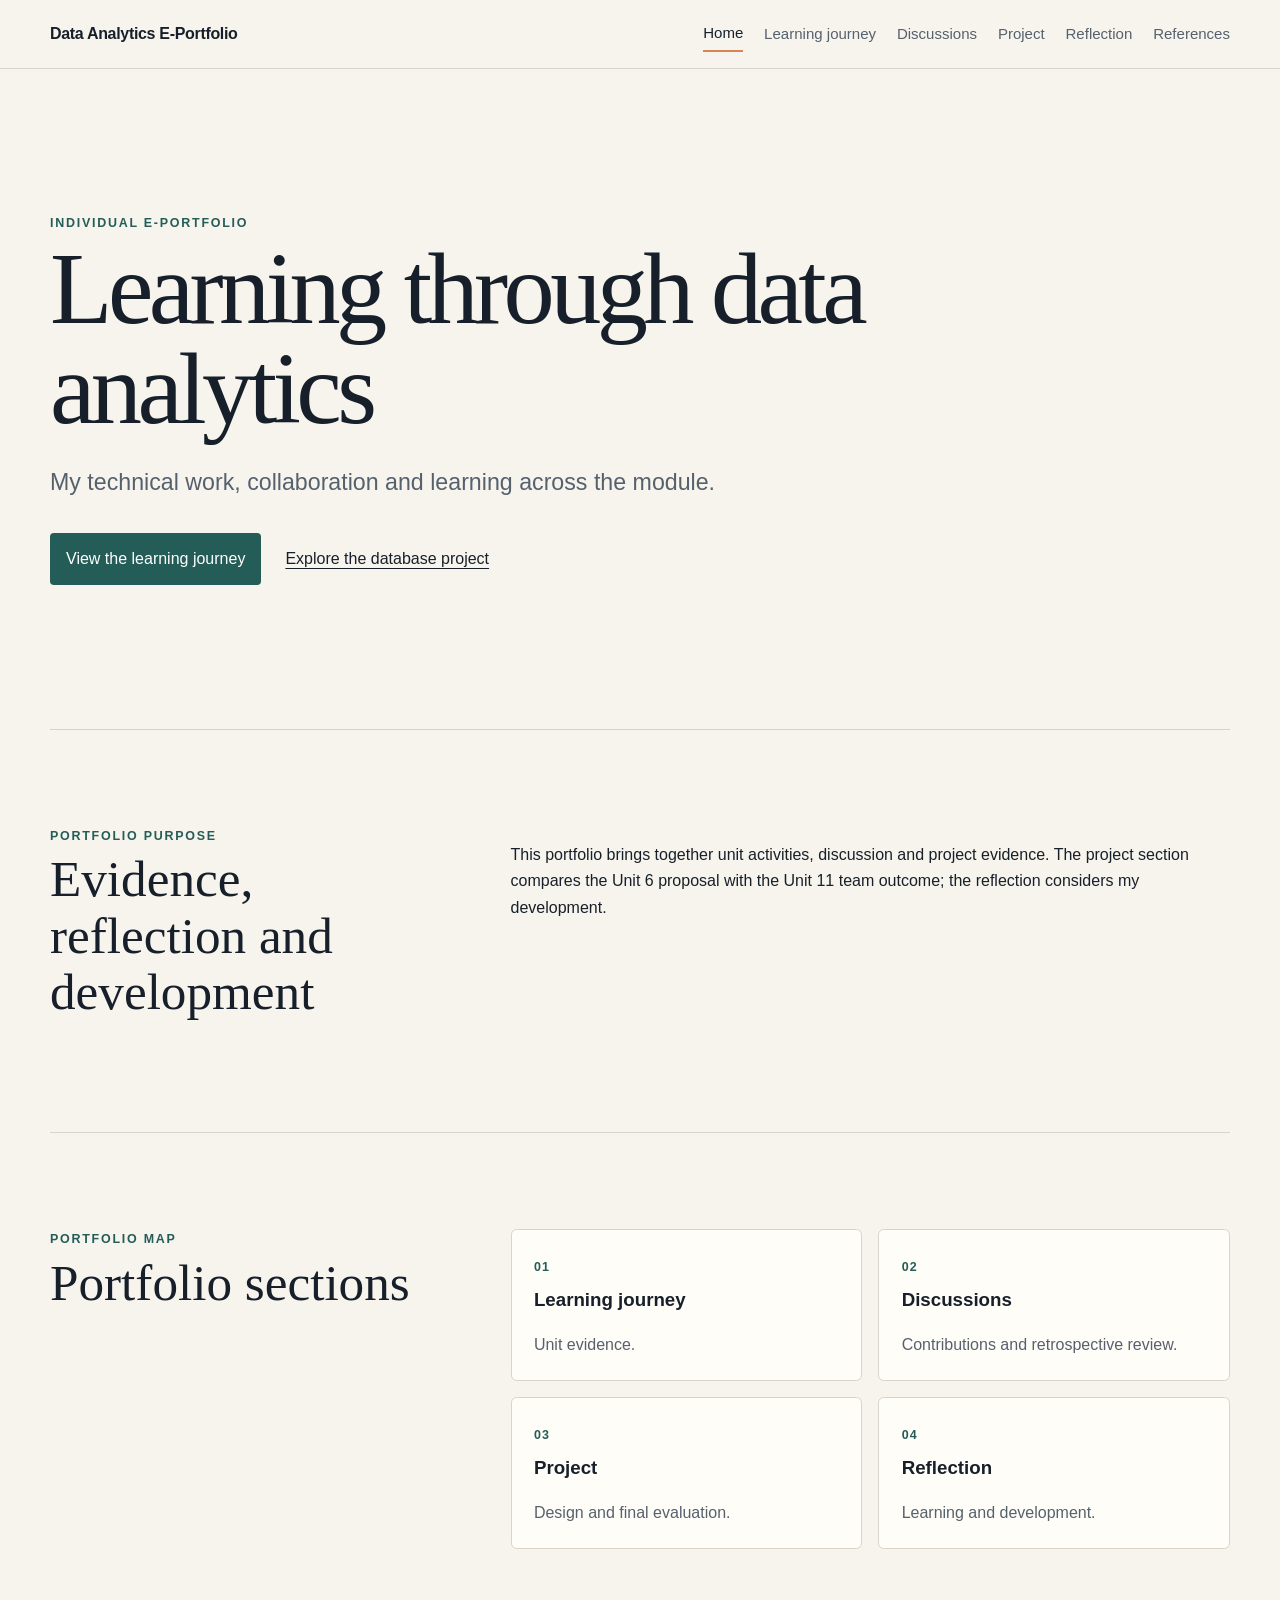
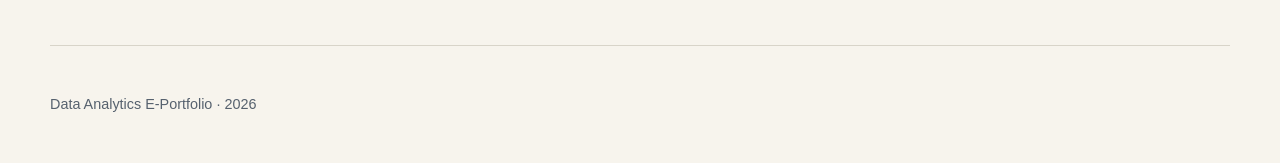
<file: index.html>
<!doctype html>
<html lang="en-GB">
<head>
  <meta charset="utf-8">
  <meta name="viewport" content="width=device-width, initial-scale=1">
  <meta name="description" content="A reflective data analytics e-portfolio documenting learning, technical work and professional development across the module.">
  <title>Home | Data Analytics E-Portfolio</title>
  <link rel="stylesheet" href="css/styles.css">
  <script src="js/main.js" defer></script>
</head>
<body>
  <a class="skip-link" href="#main-content">Skip to main content</a>
  <header class="site-header">
    <a class="site-title" href="index.html">Data Analytics E-Portfolio</a>
    <button class="menu-button" type="button" aria-expanded="false" aria-controls="site-navigation">Menu</button>
    <nav id="site-navigation" class="site-navigation" aria-label="Main navigation">
      <a aria-current="page" href="index.html">Home</a>
      <a href="learning-journey.html">Learning journey</a>
      <a href="discussions.html">Discussions</a>
      <a href="project.html">Project</a>
      <a href="reflection.html">Reflection</a>
      <a href="references.html">References</a>
    </nav>
  </header>

  <main id="main-content">
    <section class="hero">
      <p class="eyebrow">Individual e-Portfolio</p>
      <h1>Learning through data analytics</h1>
      <p class="lead">My technical work, collaboration and learning across the module.</p>
      <div class="button-row">
        <a class="button" href="learning-journey.html">View the learning journey</a>
        <a class="text-link" href="project.html">Explore the database project</a>
      </div>
    </section>

    <section class="section" aria-labelledby="portfolio-purpose">
      <div>
        <p class="eyebrow">Portfolio purpose</p>
        <h2 id="portfolio-purpose">Evidence, reflection and development</h2>
      </div>
      <div class="prose">
        <p>This portfolio brings together unit activities, discussion and project evidence. The project section compares the Unit 6 proposal with the Unit 11 team outcome; the reflection considers my development.</p>
      </div>
    </section>

    <section class="section" aria-labelledby="portfolio-map">
      <div>
        <p class="eyebrow">Portfolio map</p>
        <h2 id="portfolio-map">Portfolio sections</h2>
      </div>
      <div class="card-grid">
        <article class="card"><span class="card-number">01</span><h3>Learning journey</h3><p>Unit evidence.</p></article>
        <article class="card"><span class="card-number">02</span><h3>Discussions</h3><p>Contributions and retrospective review.</p></article>
        <article class="card"><span class="card-number">03</span><h3>Project</h3><p>Design and final evaluation.</p></article>
        <article class="card"><span class="card-number">04</span><h3>Reflection</h3><p>Learning and development.</p></article>
      </div>
    </section>
  </main>

  <footer class="site-footer"><p>Data Analytics E-Portfolio <span aria-hidden="true">·</span> <span data-current-year></span></p></footer>
</body>
</html>
</file>
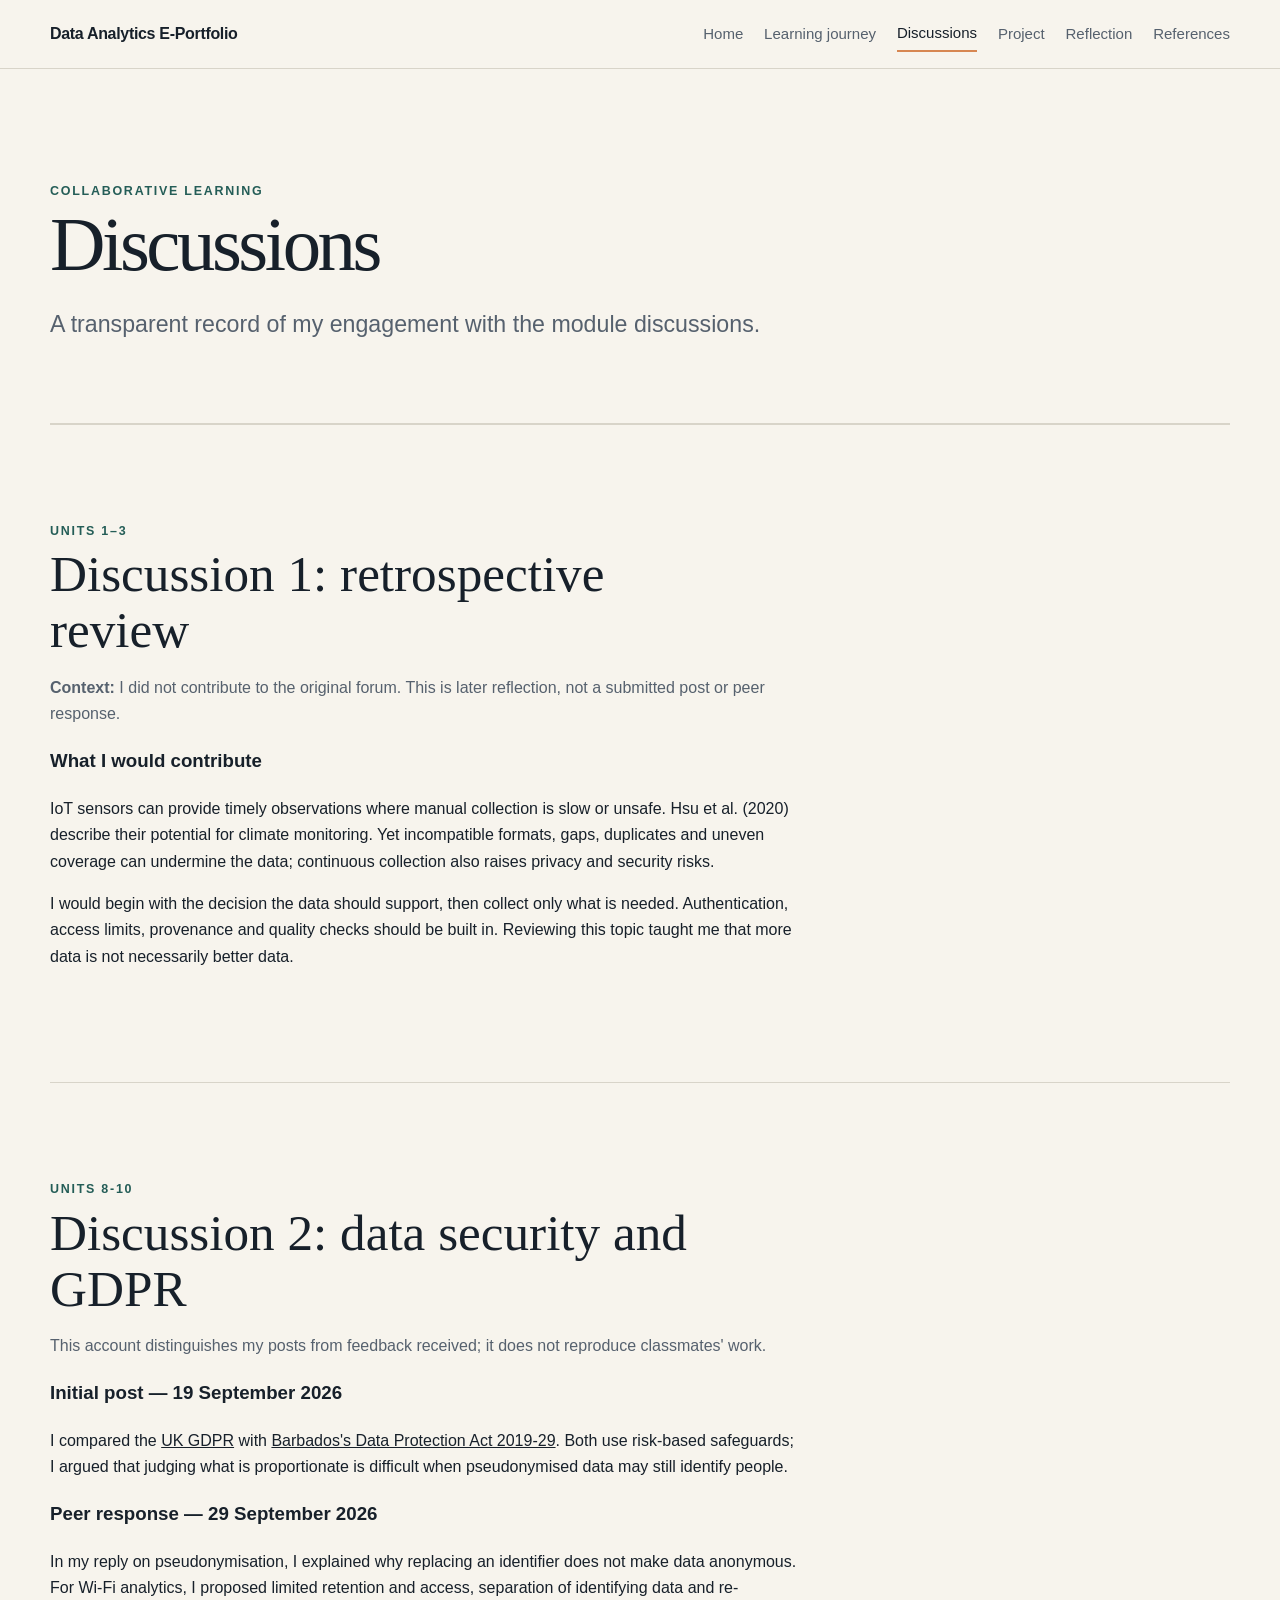
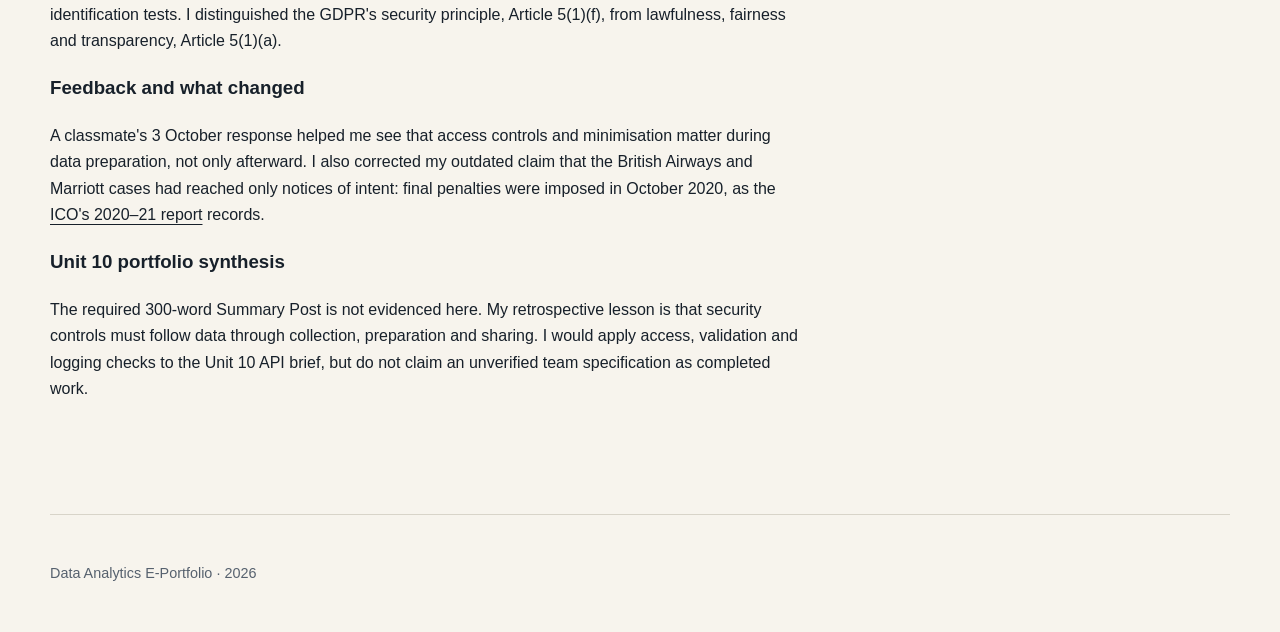
<file: discussions.html>
<!doctype html>
<html lang="en-GB">
<head>
  <meta charset="utf-8"><meta name="viewport" content="width=device-width, initial-scale=1">
  <meta name="description" content="Collaborative discussion evidence and reflection.">
  <title>Discussions | Data Analytics E-Portfolio</title>
  <link rel="stylesheet" href="css/styles.css"><script src="js/main.js" defer></script>
</head>
<body>
  <a class="skip-link" href="#main-content">Skip to main content</a>
  <header class="site-header"><a class="site-title" href="index.html">Data Analytics E-Portfolio</a><button class="menu-button" type="button" aria-expanded="false" aria-controls="site-navigation">Menu</button><nav id="site-navigation" class="site-navigation" aria-label="Main navigation"><a href="index.html">Home</a><a href="learning-journey.html">Learning journey</a><a aria-current="page" href="discussions.html">Discussions</a><a href="project.html">Project</a><a href="reflection.html">Reflection</a><a href="references.html">References</a></nav></header>
  <main id="main-content">
    <section class="page-intro"><p class="eyebrow">Collaborative learning</p><h1>Discussions</h1><p class="lead">A transparent record of my engagement with the module discussions.</p></section>
    <section id="discussion-1" class="section stacked"><p class="eyebrow">Units 1–3</p><h2>Discussion 1: retrospective review</h2><p class="supporting-text"><strong>Context:</strong> I did not contribute to the original forum. This is later reflection, not a submitted post or peer response.</p><div class="prose"><h3>What I would contribute</h3><p>IoT sensors can provide timely observations where manual collection is slow or unsafe. Hsu et al. (2020) describe their potential for climate monitoring. Yet incompatible formats, gaps, duplicates and uneven coverage can undermine the data; continuous collection also raises privacy and security risks.</p><p>I would begin with the decision the data should support, then collect only what is needed. Authentication, access limits, provenance and quality checks should be built in. Reviewing this topic taught me that more data is not necessarily better data.</p></div></section>
    <section id="discussion-2" class="section stacked">
      <p class="eyebrow">Units 8-10</p>
      <h2>Discussion 2: data security and GDPR</h2>
      <p class="supporting-text">This account distinguishes my posts from feedback received; it does not reproduce classmates' work.</p>
      <div class="prose">
        <h3>Initial post — 19 September 2026</h3>
        <p>I compared the <a href="references.html#ref-uk-gdpr">UK GDPR</a> with <a href="references.html#ref-barbados">Barbados's Data Protection Act 2019-29</a>. Both use risk-based safeguards; I argued that judging what is proportionate is difficult when pseudonymised data may still identify people.</p>
        <h3>Peer response — 29 September 2026</h3>
        <p>In my reply on pseudonymisation, I explained why replacing an identifier does not make data anonymous. For Wi-Fi analytics, I proposed limited retention and access, separation of identifying data and re-identification tests. I distinguished the GDPR's security principle, Article 5(1)(f), from lawfulness, fairness and transparency, Article 5(1)(a).</p>
        <h3>Feedback and what changed</h3>
        <p>A classmate's 3 October response helped me see that access controls and minimisation matter during data preparation, not only afterward. I also corrected my outdated claim that the British Airways and Marriott cases had reached only notices of intent: final penalties were imposed in October 2020, as the <a class="text-link" href="references.html#ref-ico">ICO's 2020–21 report</a> records.</p>
        <h3 id="unit-10-synthesis">Unit 10 portfolio synthesis</h3>
        <p>The required 300-word Summary Post is not evidenced here. My retrospective lesson is that security controls must follow data through collection, preparation and sharing. I would apply access, validation and logging checks to the Unit 10 API brief, but do not claim an unverified team specification as completed work.</p>
      </div>
    </section>
  </main>
  <footer class="site-footer"><p>Data Analytics E-Portfolio <span aria-hidden="true">·</span> <span data-current-year></span></p></footer>
</body>
</html>
</file>
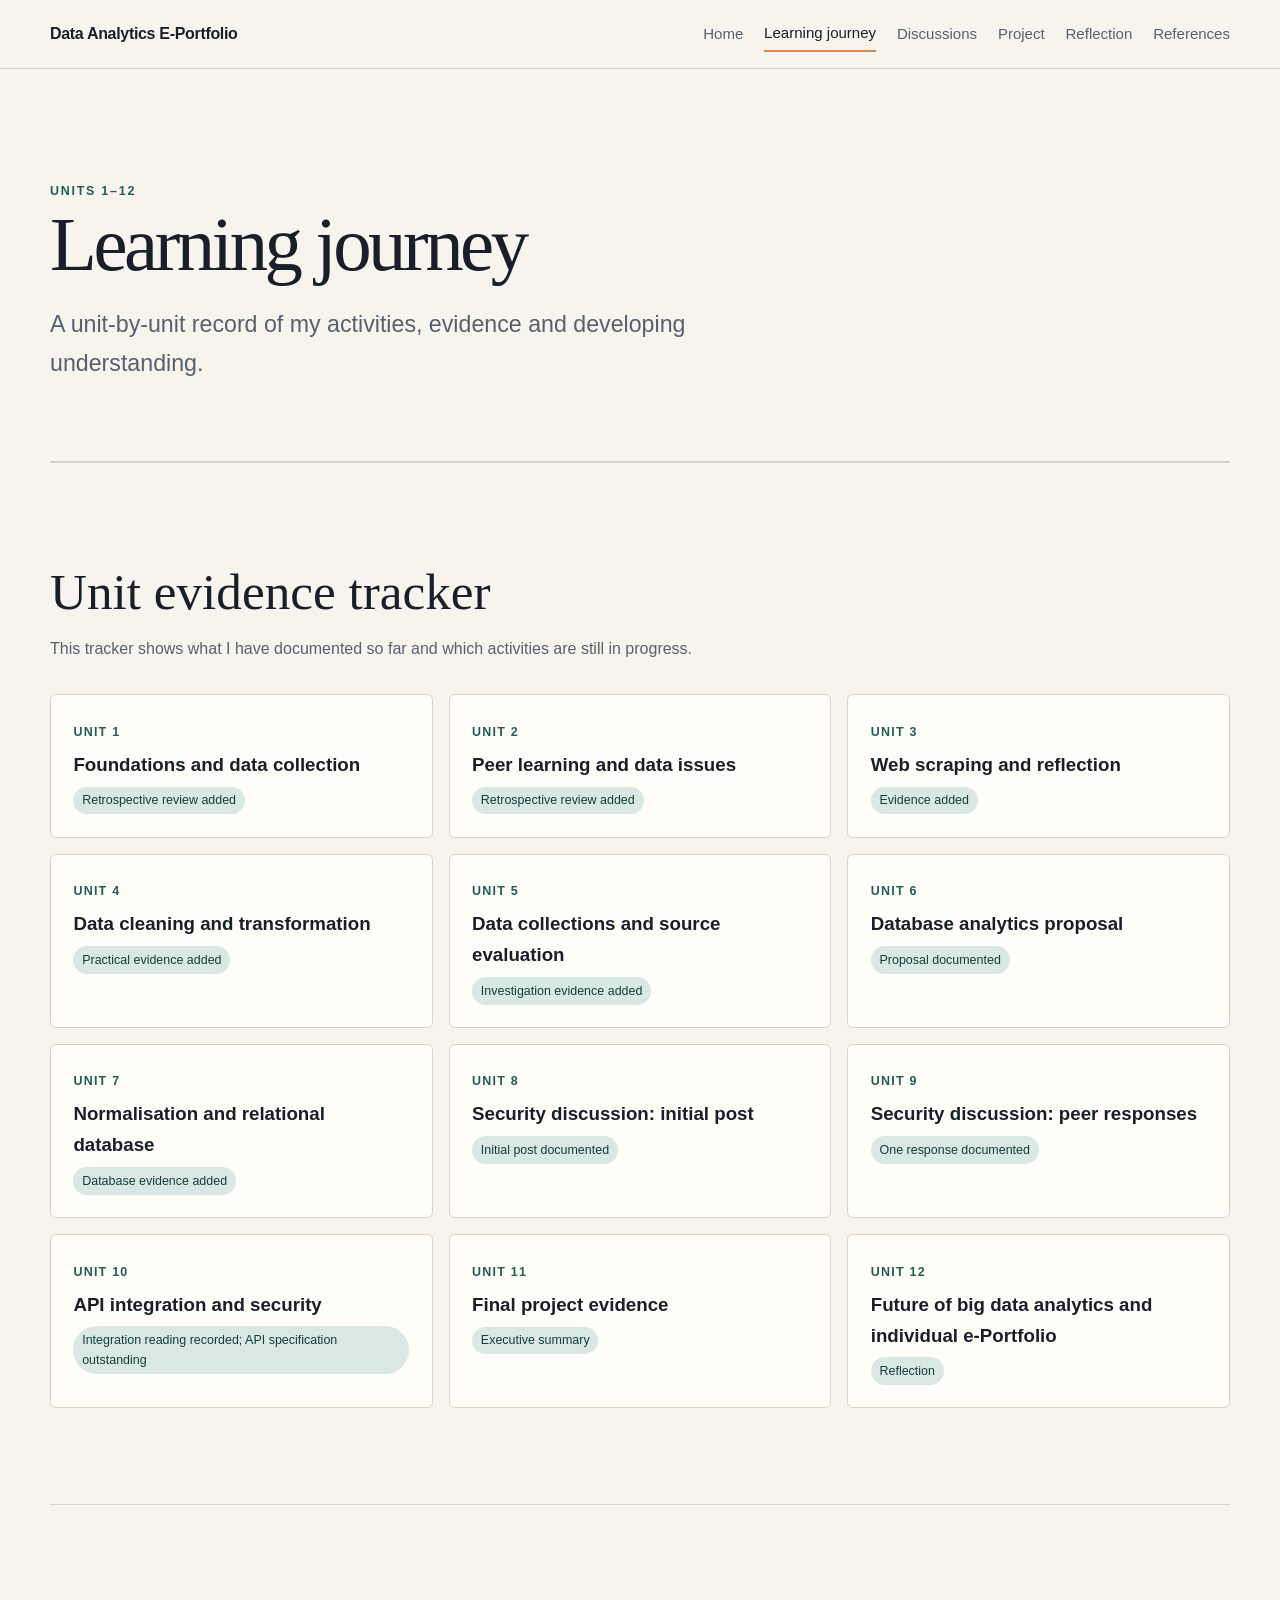
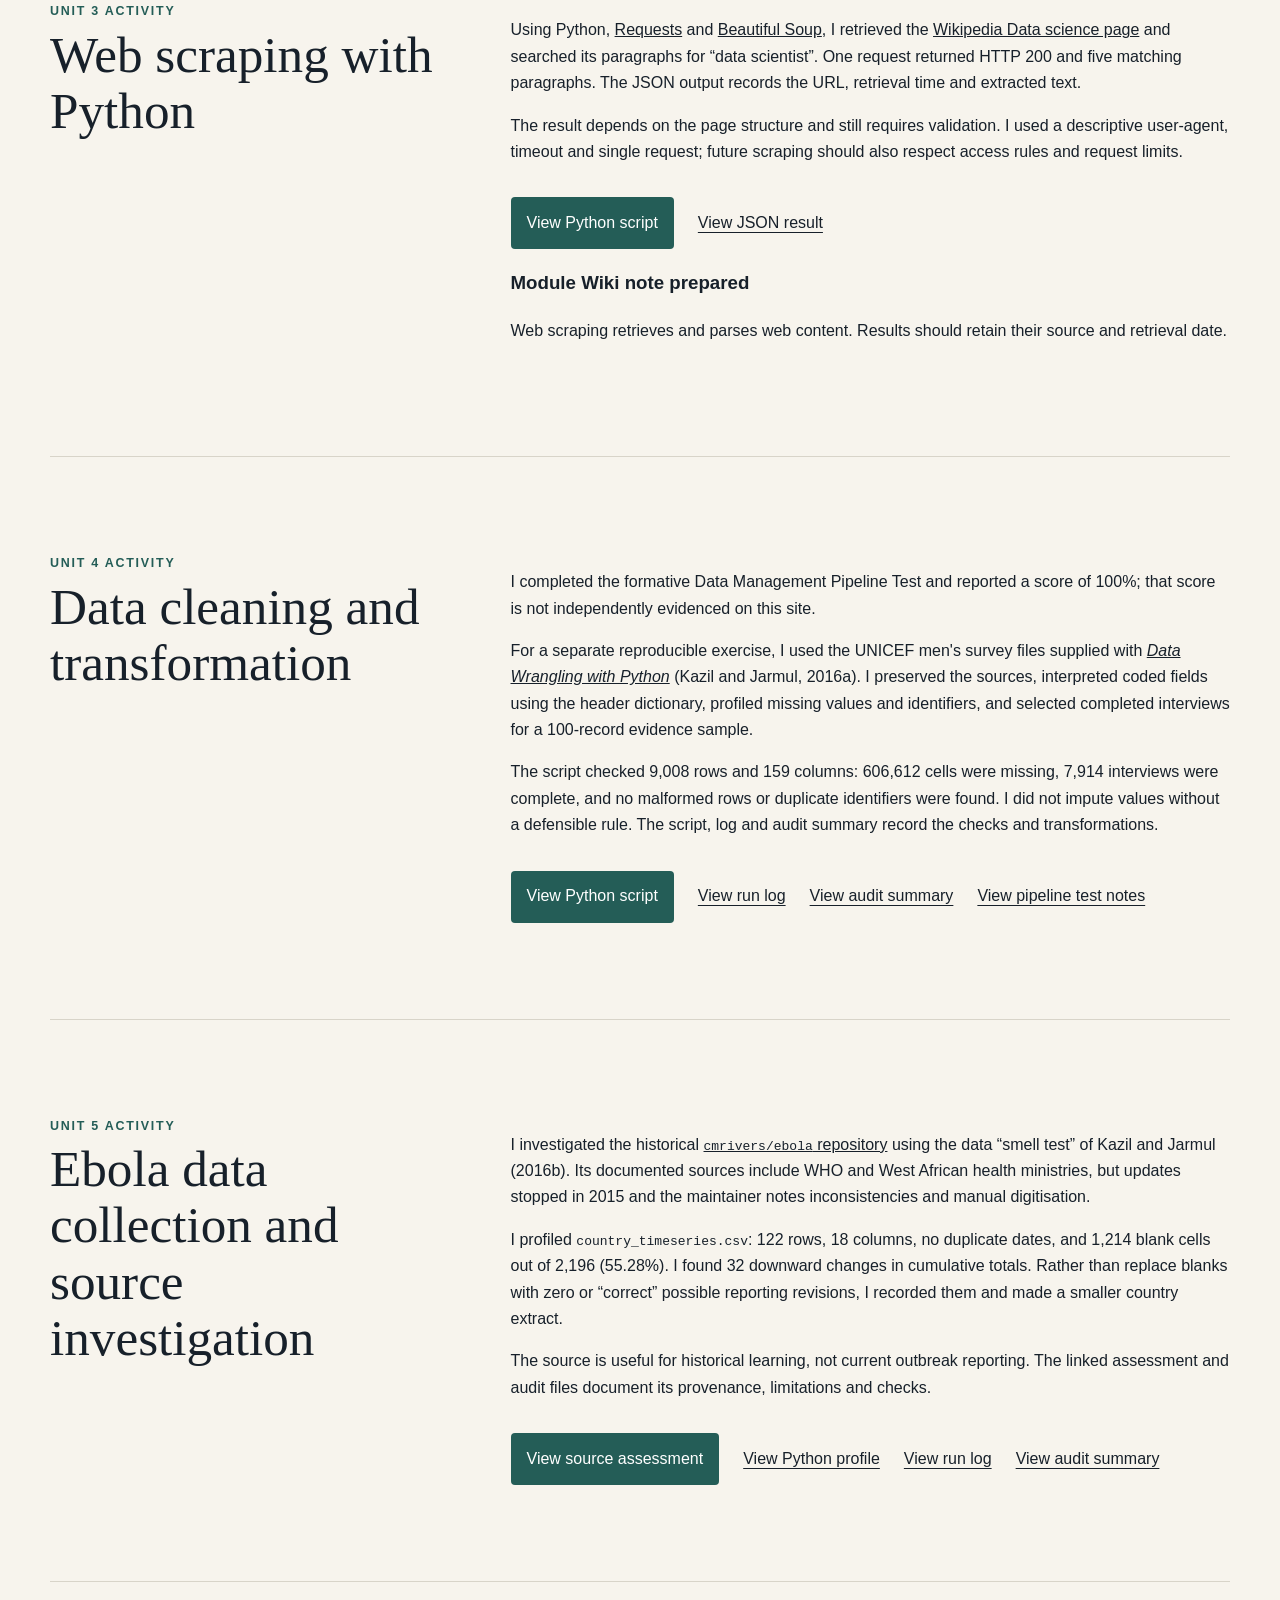
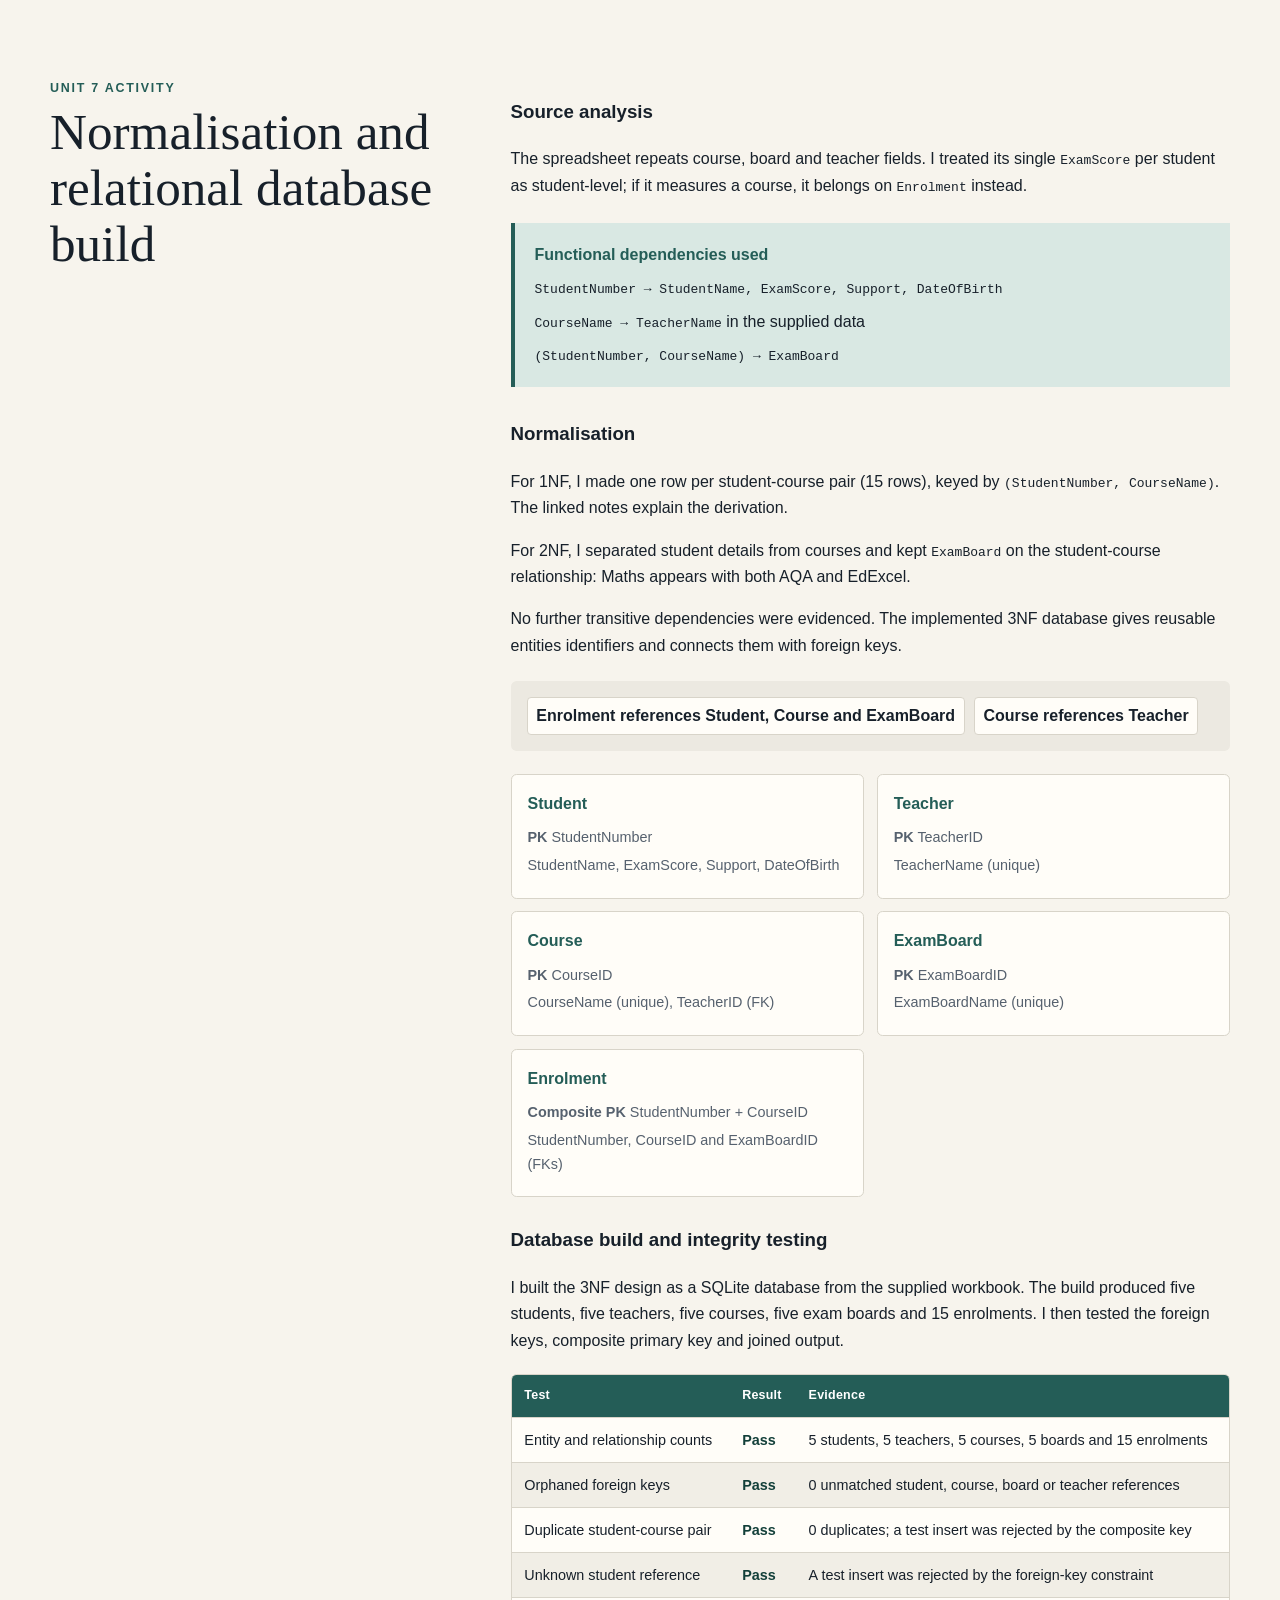
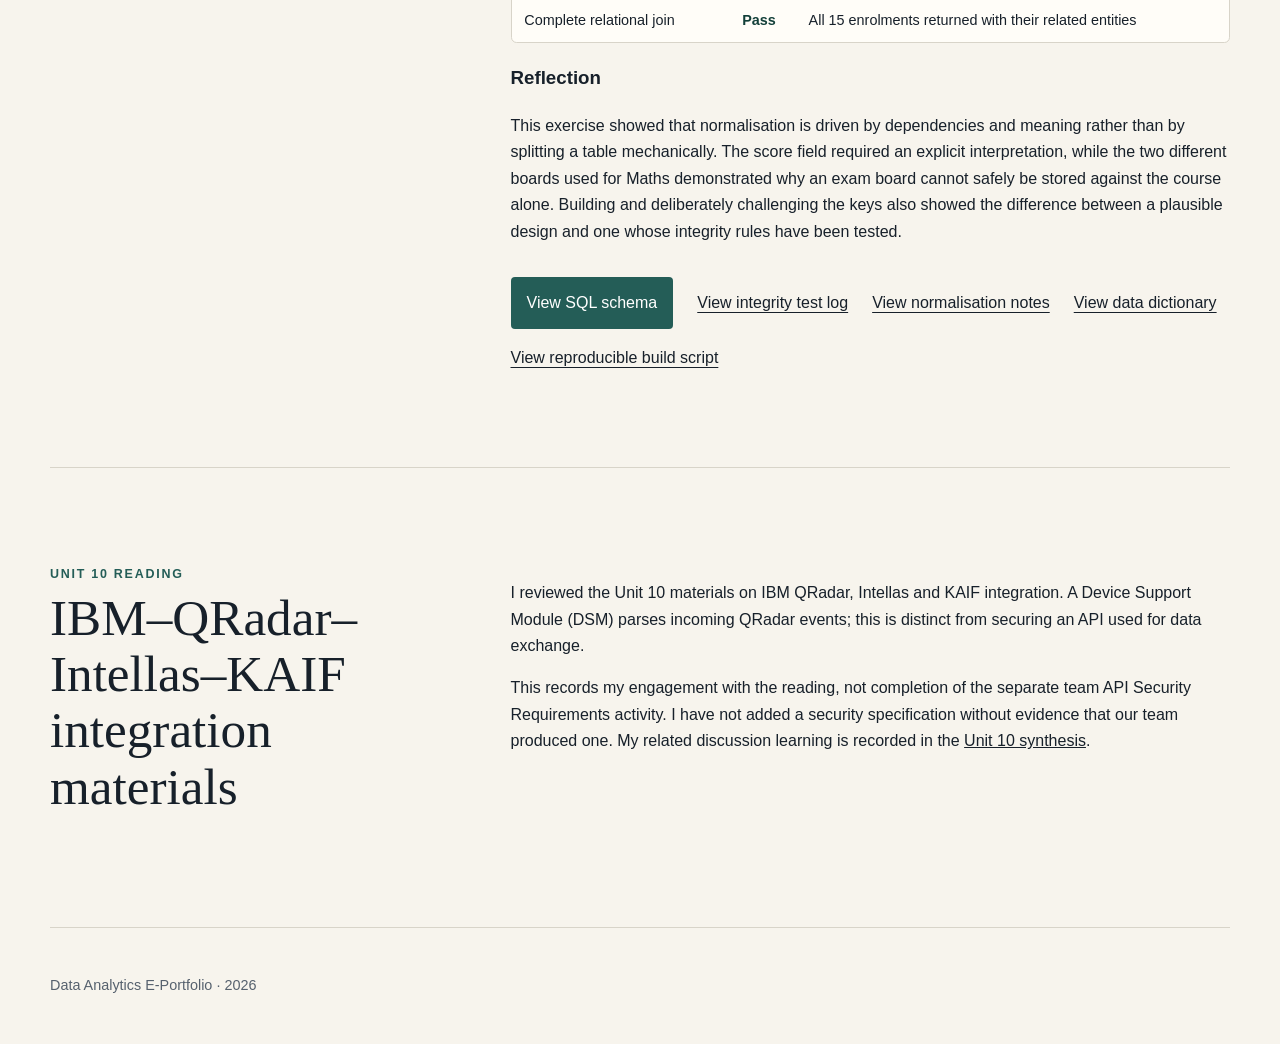
<file: learning-journey.html>
<!doctype html>
<html lang="en-GB">
<head>
  <meta charset="utf-8">
  <meta name="viewport" content="width=device-width, initial-scale=1">
  <meta name="description" content="Unit-by-unit learning evidence for the Data Analytics e-Portfolio.">
  <title>Learning Journey | Data Analytics E-Portfolio</title>
  <link rel="stylesheet" href="css/styles.css">
  <script src="js/main.js" defer></script>
</head>
<body>
  <a class="skip-link" href="#main-content">Skip to main content</a>
  <header class="site-header">
    <a class="site-title" href="index.html">Data Analytics E-Portfolio</a>
    <button class="menu-button" type="button" aria-expanded="false" aria-controls="site-navigation">Menu</button>
    <nav id="site-navigation" class="site-navigation" aria-label="Main navigation">
      <a href="index.html">Home</a><a aria-current="page" href="learning-journey.html">Learning journey</a><a href="discussions.html">Discussions</a><a href="project.html">Project</a><a href="reflection.html">Reflection</a><a href="references.html">References</a>
    </nav>
  </header>
  <main id="main-content">
    <section class="page-intro"><p class="eyebrow">Units 1–12</p><h1>Learning journey</h1><p class="lead">A unit-by-unit record of my activities, evidence and developing understanding.</p></section>
    <section class="section stacked" aria-labelledby="unit-evidence">
      <h2 id="unit-evidence">Unit evidence tracker</h2>
      <p class="supporting-text">This tracker shows what I have documented so far and which activities are still in progress.</p>
      <div class="unit-grid">
        <article class="unit-card"><span>Unit 1</span><h3>Foundations and data collection</h3><a class="status status-progress" href="discussions.html#discussion-1">Retrospective review added</a></article>
        <article class="unit-card"><span>Unit 2</span><h3>Peer learning and data issues</h3><a class="status status-progress" href="discussions.html#discussion-1">Retrospective review added</a></article>
        <article class="unit-card"><span>Unit 3</span><h3>Web scraping and reflection</h3><a class="status status-progress" href="#web-scraping">Evidence added</a></article>
        <article class="unit-card"><span>Unit 4</span><h3>Data cleaning and transformation</h3><a class="status status-progress" href="#data-management-pipeline">Practical evidence added</a></article>
        <article class="unit-card"><span>Unit 5</span><h3>Data collections and source evaluation</h3><a class="status status-progress" href="#ebola-data-investigation">Investigation evidence added</a></article>
        <article class="unit-card"><span>Unit 6</span><h3>Database analytics proposal</h3><a class="status status-progress" href="project.html">Proposal documented</a></article>
        <article class="unit-card"><span>Unit 7</span><h3>Normalisation and relational database</h3><a class="status status-progress" href="#database-normalisation">Database evidence added</a></article>
        <article class="unit-card"><span>Unit 8</span><h3>Security discussion: initial post</h3><a class="status status-progress" href="discussions.html#discussion-2">Initial post documented</a></article>
        <article class="unit-card"><span>Unit 9</span><h3>Security discussion: peer responses</h3><a class="status status-progress" href="discussions.html#discussion-2">One response documented</a></article>
        <article class="unit-card"><span>Unit 10</span><h3>API integration and security</h3><a class="status status-progress" href="#unit-10-integration">Integration reading recorded; API specification outstanding</a></article>
        <article class="unit-card"><span>Unit 11</span><h3>Final project evidence</h3><a class="status status-progress" href="project.html">Executive summary</a></article>
        <article class="unit-card"><span>Unit 12</span><h3>Future of big data analytics and individual e-Portfolio</h3><a class="status status-progress" href="reflection.html">Reflection</a></article>
      </div>
    </section>
    <section id="web-scraping" class="section"><div><p class="eyebrow">Unit 3 activity</p><h2>Web scraping with Python</h2></div><div class="prose"><p>Using Python, <a href="references.html#ref-requests">Requests</a> and <a href="references.html#ref-beautiful-soup">Beautiful Soup</a>, I retrieved the <a href="references.html#ref-wikipedia">Wikipedia Data science page</a> and searched its paragraphs for “data scientist”. One request returned HTTP 200 and five matching paragraphs. The JSON output records the URL, retrieval time and extracted text.</p><p>The result depends on the page structure and still requires validation. I used a descriptive user-agent, timeout and single request; future scraping should also respect access rules and request limits.</p><div class="button-row"><a class="button" href="assets/unit-artefacts/unit-03/web_scraping.py">View Python script</a><a class="text-link" href="assets/unit-artefacts/unit-03/web_scraping_results.json">View JSON result</a></div><h3>Module Wiki note prepared</h3><p>Web scraping retrieves and parses web content. Results should retain their source and retrieval date.</p></div></section>
    <section id="data-management-pipeline" class="section"><div><p class="eyebrow">Unit 4 activity</p><h2>Data cleaning and transformation</h2></div><div class="prose"><p>I completed the formative Data Management Pipeline Test and reported a score of 100%; that score is not independently evidenced on this site.</p><p>For a separate reproducible exercise, I used the UNICEF men's survey files supplied with <a href="references.html#ref-kazil-book"><em>Data Wrangling with Python</em></a> (Kazil and Jarmul, 2016a). I preserved the sources, interpreted coded fields using the header dictionary, profiled missing values and identifiers, and selected completed interviews for a 100-record evidence sample.</p><p>The script checked 9,008 rows and 159 columns: 606,612 cells were missing, 7,914 interviews were complete, and no malformed rows or duplicate identifiers were found. I did not impute values without a defensible rule. The script, log and audit summary record the checks and transformations.</p><div class="button-row"><a class="button" href="assets/unit-artefacts/unit-04/inspect_unicef_data.py">View Python script</a><a class="text-link" href="assets/unit-artefacts/unit-04/unit4_run_log.txt">View run log</a><a class="text-link" href="assets/unit-artefacts/unit-04/unit4_cleaning_summary.json">View audit summary</a><a class="text-link" href="assets/unit-artefacts/unit-04/data-management-pipeline-notes.md">View pipeline test notes</a></div></div></section>
    <section id="ebola-data-investigation" class="section"><div><p class="eyebrow">Unit 5 activity</p><h2>Ebola data collection and source investigation</h2></div><div class="prose"><p>I investigated the historical <a href="references.html#ref-rivers"><code>cmrivers/ebola</code> repository</a> using the data “smell test” of Kazil and Jarmul (2016b). Its documented sources include WHO and West African health ministries, but updates stopped in 2015 and the maintainer notes inconsistencies and manual digitisation.</p><p>I profiled <code>country_timeseries.csv</code>: 122 rows, 18 columns, no duplicate dates, and 1,214 blank cells out of 2,196 (55.28%). I found 32 downward changes in cumulative totals. Rather than replace blanks with zero or “correct” possible reporting revisions, I recorded them and made a smaller country extract.</p><p>The source is useful for historical learning, not current outbreak reporting. The linked assessment and audit files document its provenance, limitations and checks.</p><div class="button-row"><a class="button" href="assets/unit-artefacts/unit-05/ebola-source-assessment.md">View source assessment</a><a class="text-link" href="assets/unit-artefacts/unit-05/profile_ebola_timeseries.py">View Python profile</a><a class="text-link" href="assets/unit-artefacts/unit-05/unit5_run_log.txt">View run log</a><a class="text-link" href="assets/unit-artefacts/unit-05/unit5_ebola_profile.json">View audit summary</a></div></div></section>
    <section id="database-normalisation" class="section"><div><p class="eyebrow">Unit 7 activity</p><h2>Normalisation and relational database build</h2></div><div class="prose unit-seven-evidence">
      <h3>Source analysis</h3>
      <p>The spreadsheet repeats course, board and teacher fields. I treated its single <code>ExamScore</code> per student as student-level; if it measures a course, it belongs on <code>Enrolment</code> instead.</p>
      <div class="evidence-note"><strong>Functional dependencies used</strong><span><code>StudentNumber → StudentName, ExamScore, Support, DateOfBirth</code></span><span><code>CourseName → TeacherName</code> in the supplied data</span><span><code>(StudentNumber, CourseName) → ExamBoard</code></span></div>

      <h3>Normalisation</h3>
      <p>For 1NF, I made one row per student-course pair (15 rows), keyed by <code>(StudentNumber, CourseName)</code>. The linked notes explain the derivation.</p>

      <p>For 2NF, I separated student details from courses and kept <code>ExamBoard</code> on the student-course relationship: Maths appears with both AQA and EdExcel.</p>

      <p>No further transitive dependencies were evidenced. The implemented 3NF database gives reusable entities identifiers and connects them with foreign keys.</p>
      <div class="relationship-flow" aria-label="Database foreign-key relationships"><span>Enrolment references Student, Course and ExamBoard</span><span>Course references Teacher</span></div>
      <div class="schema-grid schema-grid-five">
        <article class="schema-card"><h4>Student</h4><p><strong>PK</strong> StudentNumber</p><p>StudentName, ExamScore, Support, DateOfBirth</p></article>
        <article class="schema-card"><h4>Teacher</h4><p><strong>PK</strong> TeacherID</p><p>TeacherName (unique)</p></article>
        <article class="schema-card"><h4>Course</h4><p><strong>PK</strong> CourseID</p><p>CourseName (unique), TeacherID (FK)</p></article>
        <article class="schema-card"><h4>ExamBoard</h4><p><strong>PK</strong> ExamBoardID</p><p>ExamBoardName (unique)</p></article>
        <article class="schema-card"><h4>Enrolment</h4><p><strong>Composite PK</strong> StudentNumber + CourseID</p><p>StudentNumber, CourseID and ExamBoardID (FKs)</p></article>
      </div>

      <h3>Database build and integrity testing</h3>
      <p>I built the 3NF design as a SQLite database from the supplied workbook. The build produced five students, five teachers, five courses, five exam boards and 15 enrolments. I then tested the foreign keys, composite primary key and joined output.</p>
      <div class="table-scroll" tabindex="0" role="region" aria-label="Referential integrity test results">
        <table class="data-table results-table">
          <thead><tr><th scope="col">Test</th><th scope="col">Result</th><th scope="col">Evidence</th></tr></thead>
          <tbody>
            <tr><td>Entity and relationship counts</td><td class="result-pass">Pass</td><td>5 students, 5 teachers, 5 courses, 5 boards and 15 enrolments</td></tr>
            <tr><td>Orphaned foreign keys</td><td class="result-pass">Pass</td><td>0 unmatched student, course, board or teacher references</td></tr>
            <tr><td>Duplicate student-course pair</td><td class="result-pass">Pass</td><td>0 duplicates; a test insert was rejected by the composite key</td></tr>
            <tr><td>Unknown student reference</td><td class="result-pass">Pass</td><td>A test insert was rejected by the foreign-key constraint</td></tr>
            <tr><td>Complete relational join</td><td class="result-pass">Pass</td><td>All 15 enrolments returned with their related entities</td></tr>
          </tbody>
        </table>
      </div>

      <h3>Reflection</h3>
      <p>This exercise showed that normalisation is driven by dependencies and meaning rather than by splitting a table mechanically. The score field required an explicit interpretation, while the two different boards used for Maths demonstrated why an exam board cannot safely be stored against the course alone. Building and deliberately challenging the keys also showed the difference between a plausible design and one whose integrity rules have been tested.</p>
      <div class="button-row"><a class="button" href="assets/unit-artefacts/unit-07/unit7_schema.sql">View SQL schema</a><a class="text-link" href="assets/unit-artefacts/unit-07/unit7_integrity_tests.txt">View integrity test log</a><a class="text-link" href="assets/unit-artefacts/unit-07/normalisation-notes.md">View normalisation notes</a><a class="text-link" href="assets/unit-artefacts/unit-07/data-dictionary.md">View data dictionary</a><a class="text-link" href="assets/unit-artefacts/unit-07/build_unit7_database.py">View reproducible build script</a></div>
    </div></section>
    <section id="unit-10-integration" class="section"><div><p class="eyebrow">Unit 10 reading</p><h2>IBM–QRadar–Intellas–KAIF integration materials</h2></div><div class="prose"><p>I reviewed the Unit 10 materials on IBM QRadar, Intellas and KAIF integration. A Device Support Module (DSM) parses incoming QRadar events; this is distinct from securing an API used for data exchange.</p><p>This records my engagement with the reading, not completion of the separate team API Security Requirements activity. I have not added a security specification without evidence that our team produced one. My related discussion learning is recorded in the <a href="discussions.html#unit-10-synthesis">Unit 10 synthesis</a>.</p></div></section>
  </main>
  <footer class="site-footer"><p>Data Analytics E-Portfolio <span aria-hidden="true">·</span> <span data-current-year></span></p></footer>
</body>
</html>
</file>
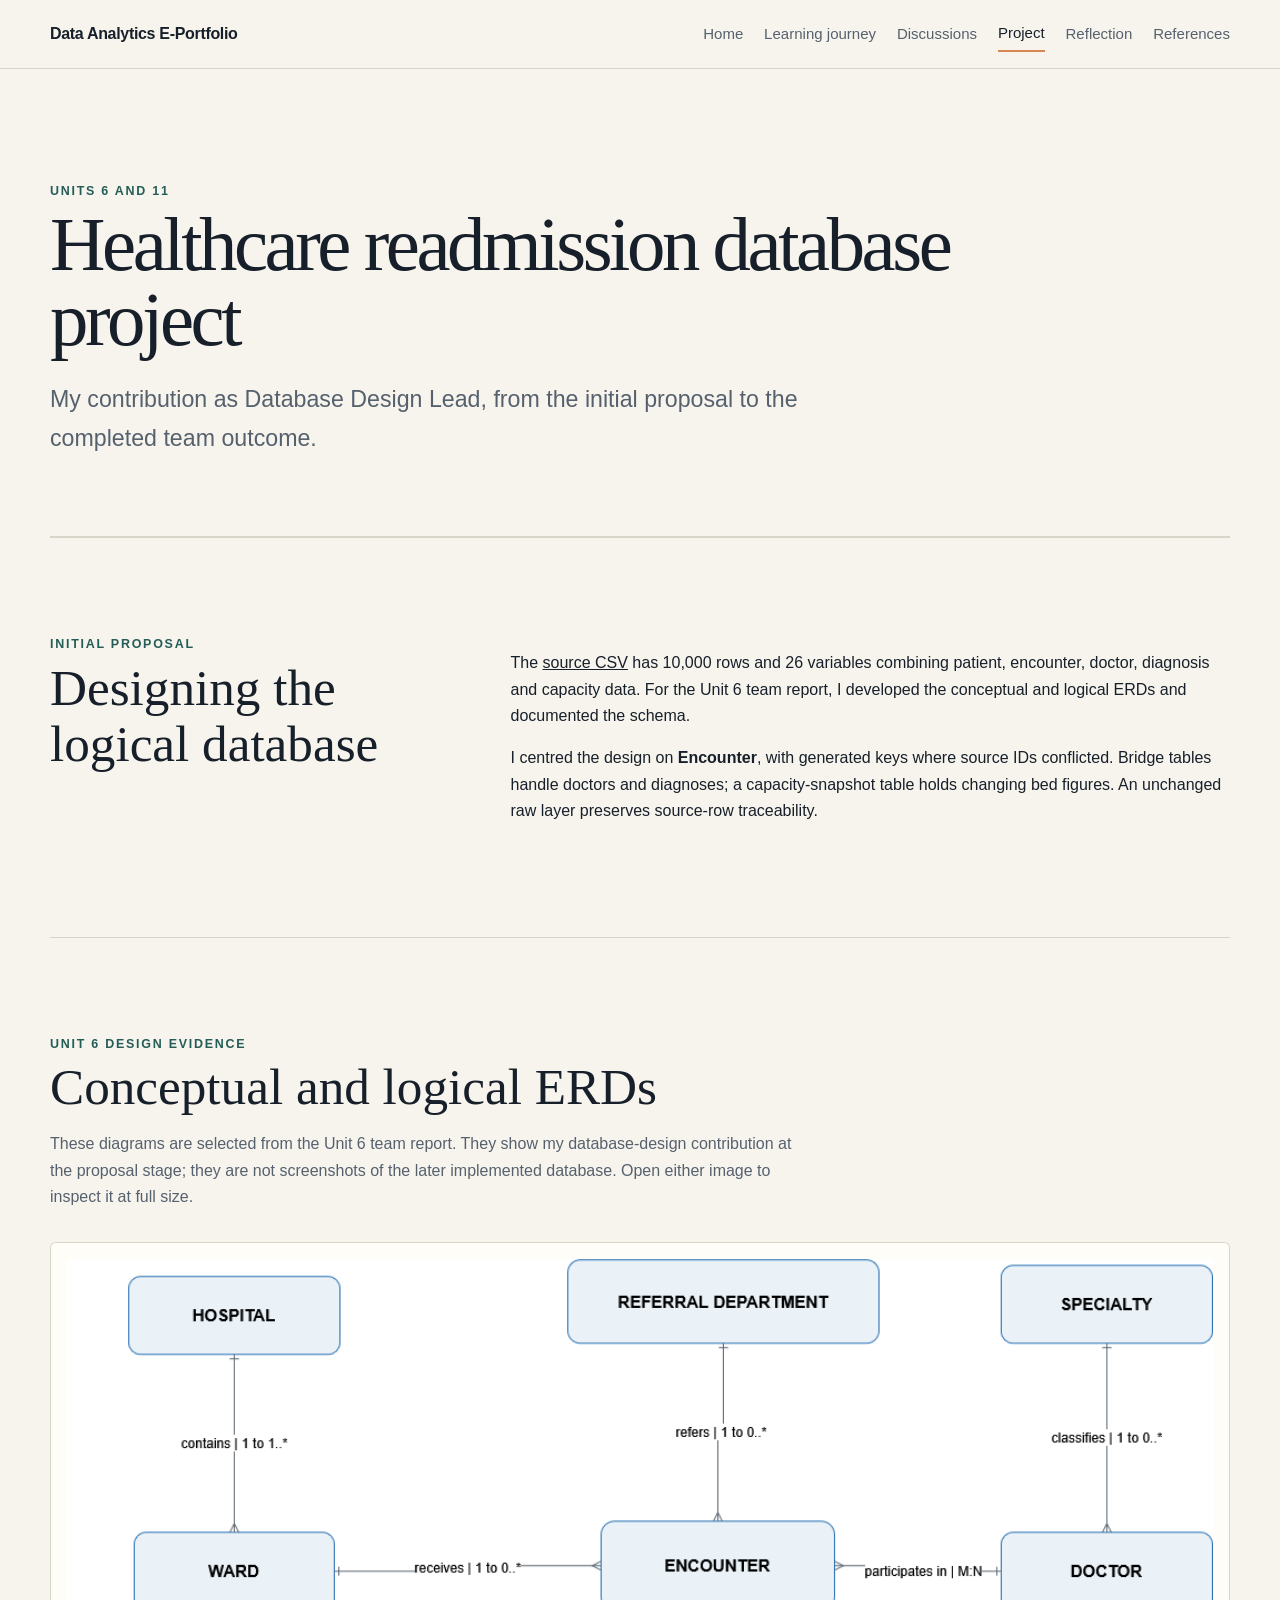
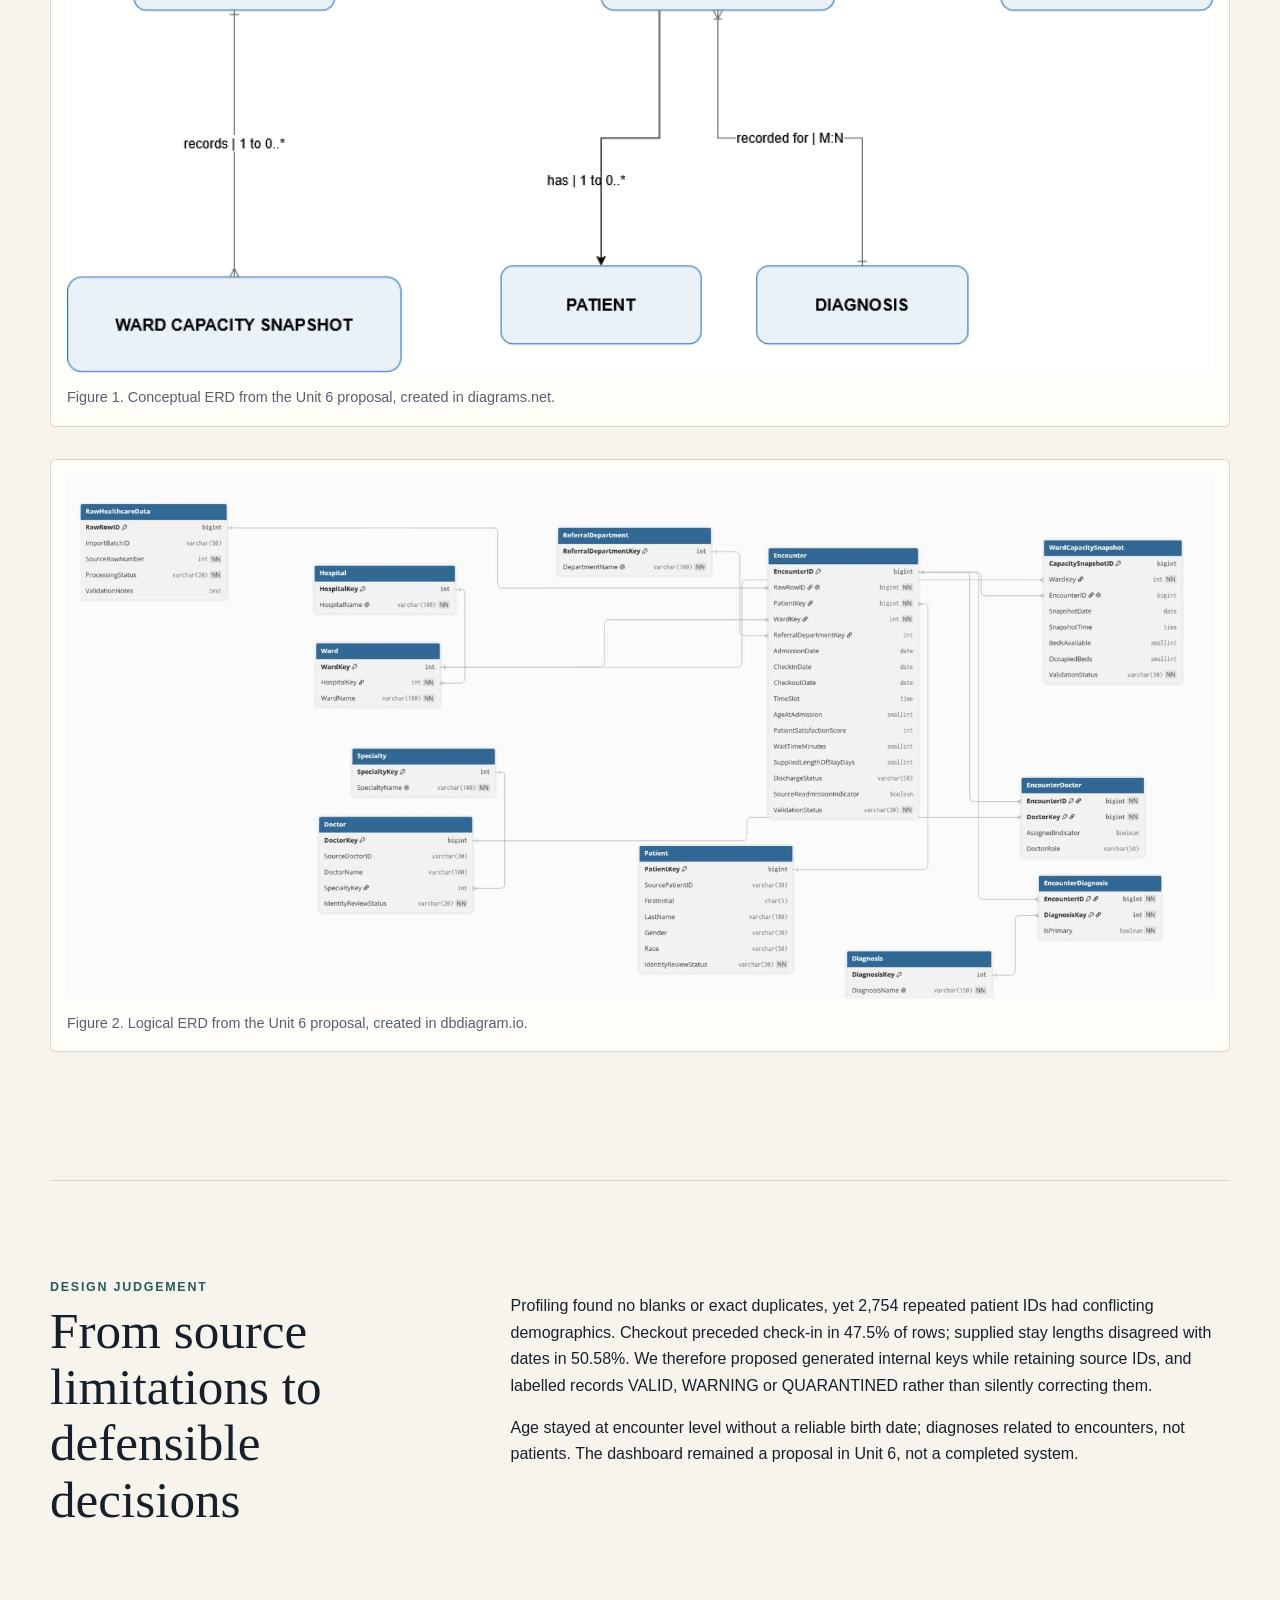
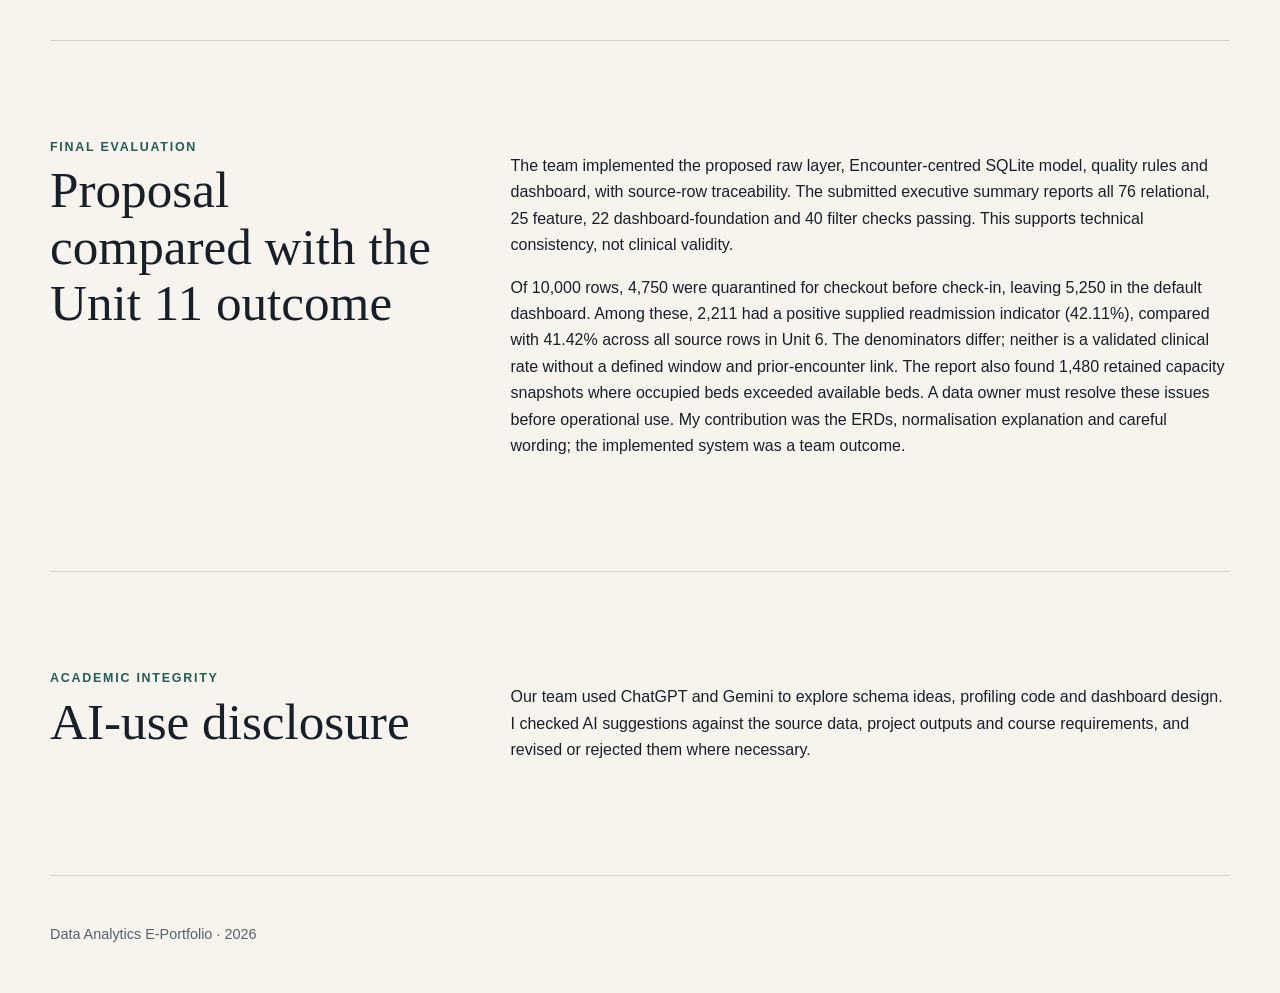
<file: project.html>
<!doctype html>
<html lang="en-GB">
<head>
  <meta charset="utf-8"><meta name="viewport" content="width=device-width, initial-scale=1">
  <meta name="description" content="Database analytics project contribution and evaluation.">
  <title>Project | Data Analytics E-Portfolio</title>
  <link rel="stylesheet" href="css/styles.css"><script src="js/main.js" defer></script>
</head>
<body>
  <a class="skip-link" href="#main-content">Skip to main content</a>
  <header class="site-header"><a class="site-title" href="index.html">Data Analytics E-Portfolio</a><button class="menu-button" type="button" aria-expanded="false" aria-controls="site-navigation">Menu</button><nav id="site-navigation" class="site-navigation" aria-label="Main navigation"><a href="index.html">Home</a><a href="learning-journey.html">Learning journey</a><a href="discussions.html">Discussions</a><a aria-current="page" href="project.html">Project</a><a href="reflection.html">Reflection</a><a href="references.html">References</a></nav></header>
  <main id="main-content">
    <section class="page-intro"><p class="eyebrow">Units 6 and 11</p><h1>Healthcare readmission database project</h1><p class="lead">My contribution as Database Design Lead, from the initial proposal to the completed team outcome.</p></section>
    <section class="section"><div><p class="eyebrow">Initial proposal</p><h2>Designing the logical database</h2></div><div class="prose"><p>The <a href="references.html#ref-kaggle">source CSV</a> has 10,000 rows and 26 variables combining patient, encounter, doctor, diagnosis and capacity data. For the Unit 6 team report, I developed the conceptual and logical ERDs and documented the schema.</p><p>I centred the design on <strong>Encounter</strong>, with generated keys where source IDs conflicted. Bridge tables handle doctors and diagnoses; a capacity-snapshot table holds changing bed figures. An unchanged raw layer preserves source-row traceability.</p></div></section>
    <section class="section stacked" id="unit-6-erds"><p class="eyebrow">Unit 6 design evidence</p><h2>Conceptual and logical ERDs</h2><p class="supporting-text">These diagrams are selected from the Unit 6 team report. They show my database-design contribution at the proposal stage; they are not screenshots of the later implemented database. Open either image to inspect it at full size.</p>
      <figure class="project-figure"><a href="assets/unit-artefacts/unit-06/conceptual-erd.png"><img src="assets/unit-artefacts/unit-06/conceptual-erd.png" alt="Conceptual ERD with Encounter at the centre, linked to patient, ward, doctor, diagnosis and referral department, plus hospital, specialty and ward capacity snapshot." width="1031" height="642" loading="lazy"></a><figcaption>Figure 1. Conceptual ERD from the Unit 6 proposal, created in diagrams.net.</figcaption></figure>
      <figure class="project-figure"><a href="assets/unit-artefacts/unit-06/logical-erd.jpeg"><img src="assets/unit-artefacts/unit-06/logical-erd.jpeg" alt="Logical ERD showing RawHealthcareData, Encounter, Patient, Hospital, Ward, Doctor, Diagnosis, ReferralDepartment and bridge and capacity-snapshot tables with proposed keys and relationships." width="1759" height="803" loading="lazy"></a><figcaption>Figure 2. Logical ERD from the Unit 6 proposal, created in dbdiagram.io.</figcaption></figure>
    </section>
    <section class="section"><div><p class="eyebrow">Design judgement</p><h2>From source limitations to defensible decisions</h2></div><div class="prose"><p>Profiling found no blanks or exact duplicates, yet 2,754 repeated patient IDs had conflicting demographics. Checkout preceded check-in in 47.5% of rows; supplied stay lengths disagreed with dates in 50.58%. We therefore proposed generated internal keys while retaining source IDs, and labelled records VALID, WARNING or QUARANTINED rather than silently correcting them.</p><p>Age stayed at encounter level without a reliable birth date; diagnoses related to encounters, not patients. The dashboard remained a proposal in Unit 6, not a completed system.</p></div></section>
    <section class="section"><div><p class="eyebrow">Final evaluation</p><h2>Proposal compared with the Unit 11 outcome</h2></div><div class="prose"><p>The team implemented the proposed raw layer, Encounter-centred SQLite model, quality rules and dashboard, with source-row traceability. The submitted executive summary reports all 76 relational, 25 feature, 22 dashboard-foundation and 40 filter checks passing. This supports technical consistency, not clinical validity.</p><p>Of 10,000 rows, 4,750 were quarantined for checkout before check-in, leaving 5,250 in the default dashboard. Among these, 2,211 had a positive supplied readmission indicator (42.11%), compared with 41.42% across all source rows in Unit 6. The denominators differ; neither is a validated clinical rate without a defined window and prior-encounter link. The report also found 1,480 retained capacity snapshots where occupied beds exceeded available beds. A data owner must resolve these issues before operational use. My contribution was the ERDs, normalisation explanation and careful wording; the implemented system was a team outcome.</p></div></section>
    <section class="section"><div><p class="eyebrow">Academic integrity</p><h2>AI-use disclosure</h2></div><div class="prose"><p>Our team used ChatGPT and Gemini to explore schema ideas, profiling code and dashboard design. I checked AI suggestions against the source data, project outputs and course requirements, and revised or rejected them where necessary.</p></div></section>
  </main>
  <footer class="site-footer"><p>Data Analytics E-Portfolio <span aria-hidden="true">·</span> <span data-current-year></span></p></footer>
</body>
</html>
</file>
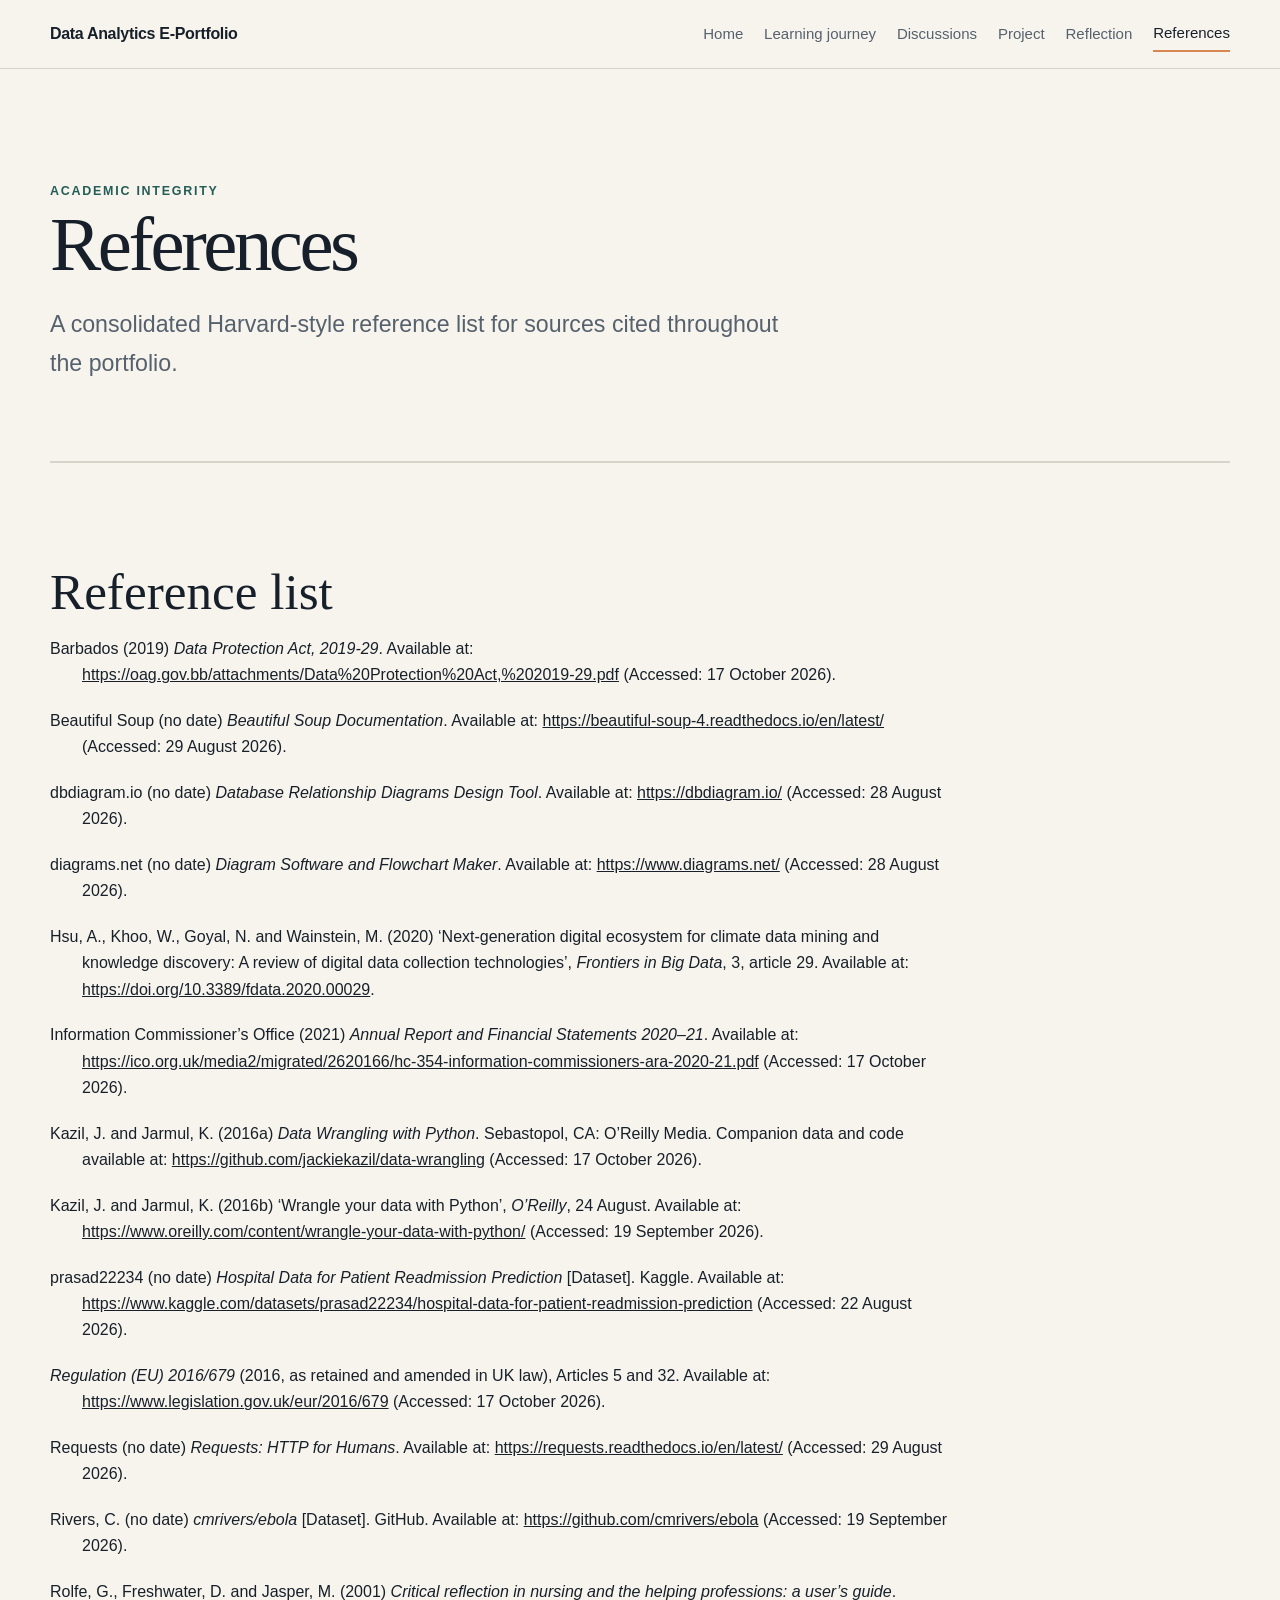
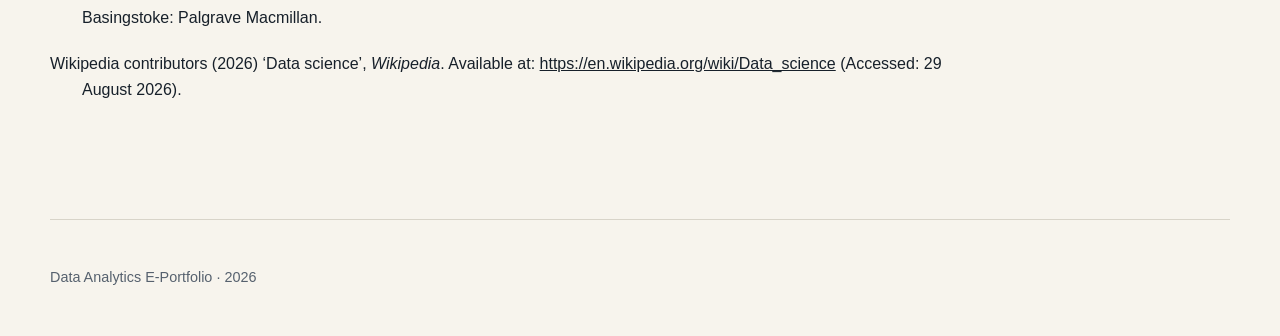
<file: references.html>
<!doctype html>
<html lang="en-GB">
<head>
  <meta charset="utf-8"><meta name="viewport" content="width=device-width, initial-scale=1">
  <meta name="description" content="Harvard-style references for the Data Analytics e-Portfolio.">
  <title>References | Data Analytics E-Portfolio</title>
  <link rel="stylesheet" href="css/styles.css"><script src="js/main.js" defer></script>
</head>
<body>
  <a class="skip-link" href="#main-content">Skip to main content</a>
  <header class="site-header"><a class="site-title" href="index.html">Data Analytics E-Portfolio</a><button class="menu-button" type="button" aria-expanded="false" aria-controls="site-navigation">Menu</button><nav id="site-navigation" class="site-navigation" aria-label="Main navigation"><a href="index.html">Home</a><a href="learning-journey.html">Learning journey</a><a href="discussions.html">Discussions</a><a href="project.html">Project</a><a href="reflection.html">Reflection</a><a aria-current="page" href="references.html">References</a></nav></header>
  <main id="main-content">
    <section class="page-intro"><p class="eyebrow">Academic integrity</p><h1>References</h1><p class="lead">A consolidated Harvard-style reference list for sources cited throughout the portfolio.</p></section>
    <section class="section stacked"><h2>Reference list</h2><div class="reference-list">
      <p id="ref-barbados">Barbados (2019) <em>Data Protection Act, 2019-29</em>. Available at: <a href="https://oag.gov.bb/attachments/Data%20Protection%20Act,%202019-29.pdf" rel="noopener">https://oag.gov.bb/attachments/Data%20Protection%20Act,%202019-29.pdf</a> (Accessed: 17 October 2026).</p>
      <p id="ref-beautiful-soup">Beautiful Soup (no date) <em>Beautiful Soup Documentation</em>. Available at: <a href="https://beautiful-soup-4.readthedocs.io/en/latest/" rel="noopener">https://beautiful-soup-4.readthedocs.io/en/latest/</a> (Accessed: 29 August 2026).</p>
      <p id="ref-dbdiagram">dbdiagram.io (no date) <em>Database Relationship Diagrams Design Tool</em>. Available at: <a href="https://dbdiagram.io/" rel="noopener">https://dbdiagram.io/</a> (Accessed: 28 August 2026).</p>
      <p id="ref-diagrams">diagrams.net (no date) <em>Diagram Software and Flowchart Maker</em>. Available at: <a href="https://www.diagrams.net/" rel="noopener">https://www.diagrams.net/</a> (Accessed: 28 August 2026).</p>
      <p id="ref-hsu">Hsu, A., Khoo, W., Goyal, N. and Wainstein, M. (2020) ‘Next-generation digital ecosystem for climate data mining and knowledge discovery: A review of digital data collection technologies’, <em>Frontiers in Big Data</em>, 3, article 29. Available at: <a href="https://doi.org/10.3389/fdata.2020.00029" rel="noopener">https://doi.org/10.3389/fdata.2020.00029</a>.</p>
      <p id="ref-ico">Information Commissioner’s Office (2021) <em>Annual Report and Financial Statements 2020–21</em>. Available at: <a href="https://ico.org.uk/media2/migrated/2620166/hc-354-information-commissioners-ara-2020-21.pdf" rel="noopener">https://ico.org.uk/media2/migrated/2620166/hc-354-information-commissioners-ara-2020-21.pdf</a> (Accessed: 17 October 2026).</p>
      <p id="ref-kazil-book">Kazil, J. and Jarmul, K. (2016a) <em>Data Wrangling with Python</em>. Sebastopol, CA: O’Reilly Media. Companion data and code available at: <a href="https://github.com/jackiekazil/data-wrangling" rel="noopener">https://github.com/jackiekazil/data-wrangling</a> (Accessed: 17 October 2026).</p>
      <p id="ref-kazil">Kazil, J. and Jarmul, K. (2016b) ‘Wrangle your data with Python’, <em>O’Reilly</em>, 24 August. Available at: <a href="https://www.oreilly.com/content/wrangle-your-data-with-python/" rel="noopener">https://www.oreilly.com/content/wrangle-your-data-with-python/</a> (Accessed: 19 September 2026).</p>
      <p id="ref-kaggle">prasad22234 (no date) <em>Hospital Data for Patient Readmission Prediction</em> [Dataset]. Kaggle. Available at: <a href="https://www.kaggle.com/datasets/prasad22234/hospital-data-for-patient-readmission-prediction" rel="noopener">https://www.kaggle.com/datasets/prasad22234/hospital-data-for-patient-readmission-prediction</a> (Accessed: 22 August 2026).</p>
      <p id="ref-uk-gdpr"><em>Regulation (EU) 2016/679</em> (2016, as retained and amended in UK law), Articles 5 and 32. Available at: <a href="https://www.legislation.gov.uk/eur/2016/679" rel="noopener">https://www.legislation.gov.uk/eur/2016/679</a> (Accessed: 17 October 2026).</p>
      <p id="ref-requests">Requests (no date) <em>Requests: HTTP for Humans</em>. Available at: <a href="https://requests.readthedocs.io/en/latest/" rel="noopener">https://requests.readthedocs.io/en/latest/</a> (Accessed: 29 August 2026).</p>
      <p id="ref-rivers">Rivers, C. (no date) <em>cmrivers/ebola</em> [Dataset]. GitHub. Available at: <a href="https://github.com/cmrivers/ebola" rel="noopener">https://github.com/cmrivers/ebola</a> (Accessed: 19 September 2026).</p>
      <p id="ref-rolfe">Rolfe, G., Freshwater, D. and Jasper, M. (2001) <em>Critical reflection in nursing and the helping professions: a user’s guide</em>. Basingstoke: Palgrave Macmillan.</p>
      <p id="ref-wikipedia">Wikipedia contributors (2026) ‘Data science’, <em>Wikipedia</em>. Available at: <a href="https://en.wikipedia.org/wiki/Data_science" rel="noopener">https://en.wikipedia.org/wiki/Data_science</a> (Accessed: 29 August 2026).</p>
    </div></section>
  </main>
  <footer class="site-footer"><p>Data Analytics E-Portfolio <span aria-hidden="true">·</span> <span data-current-year></span></p></footer>
</body>
</html>
</file>
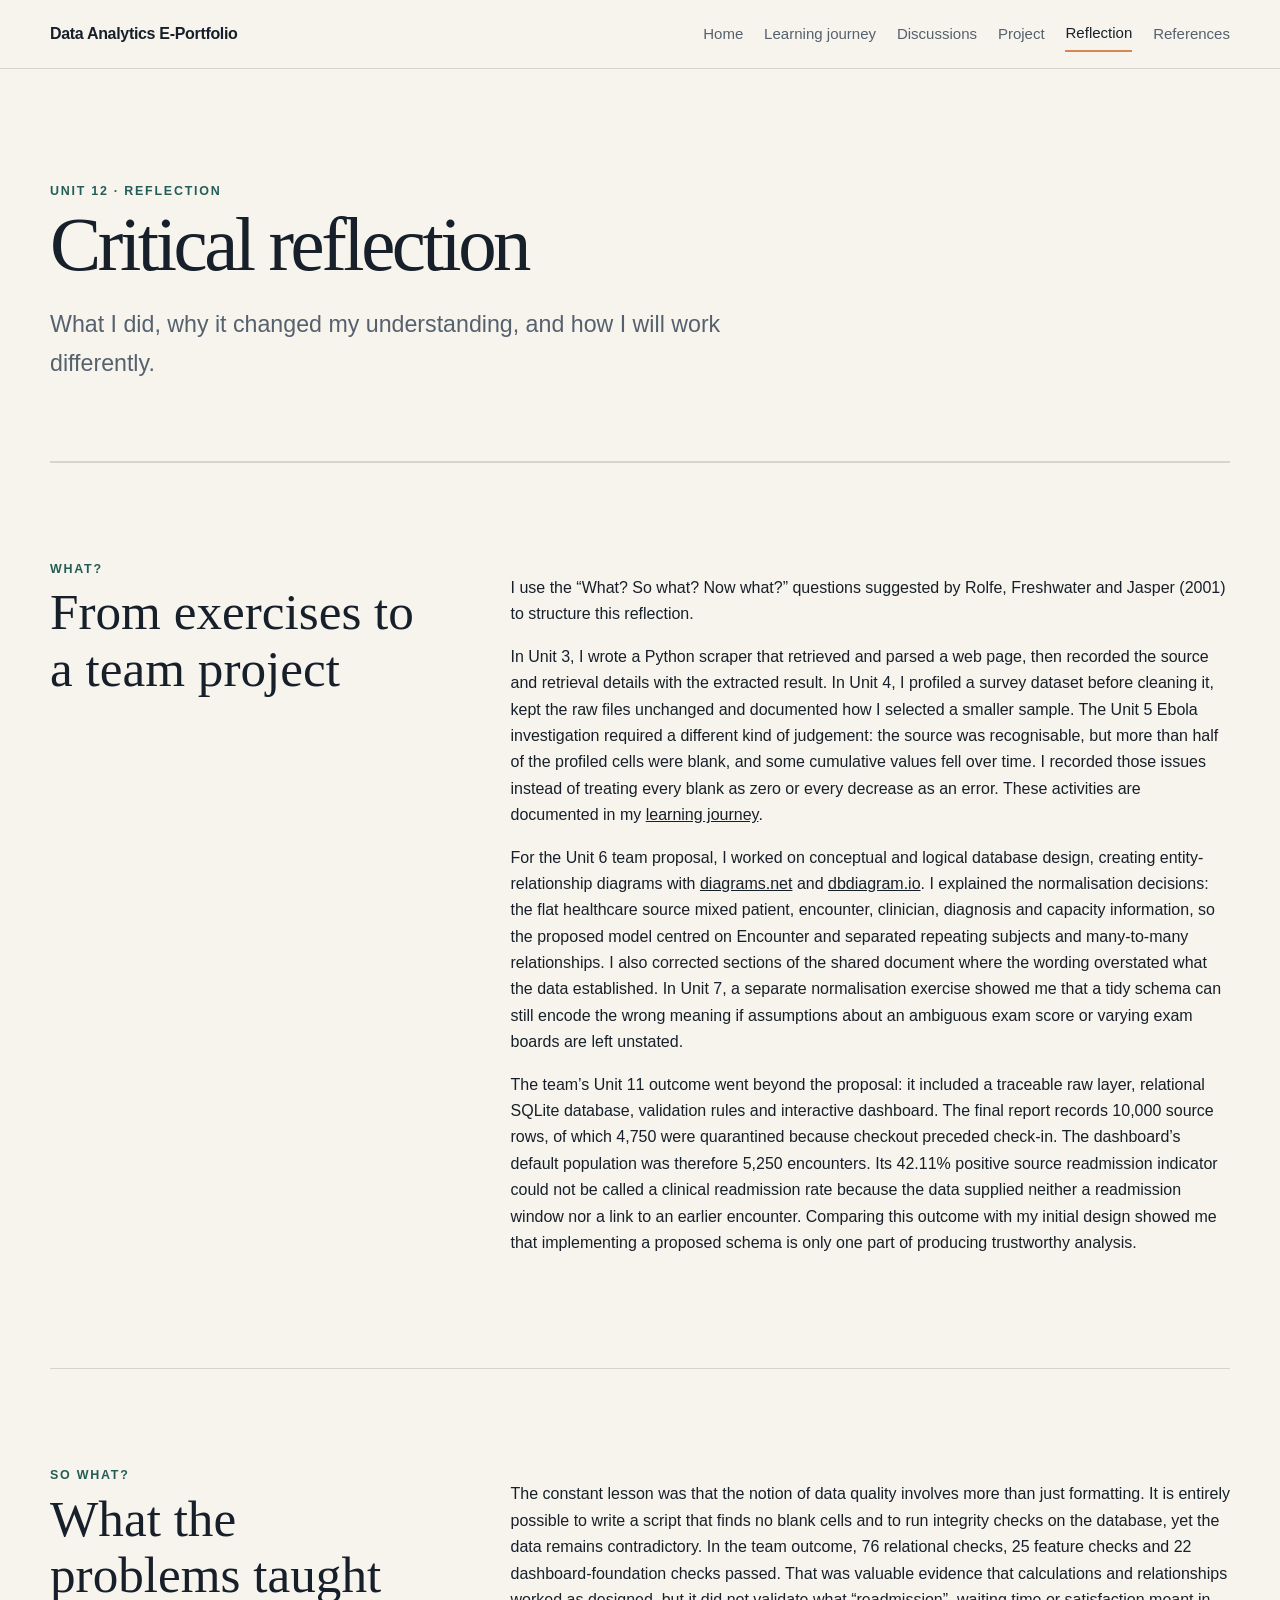
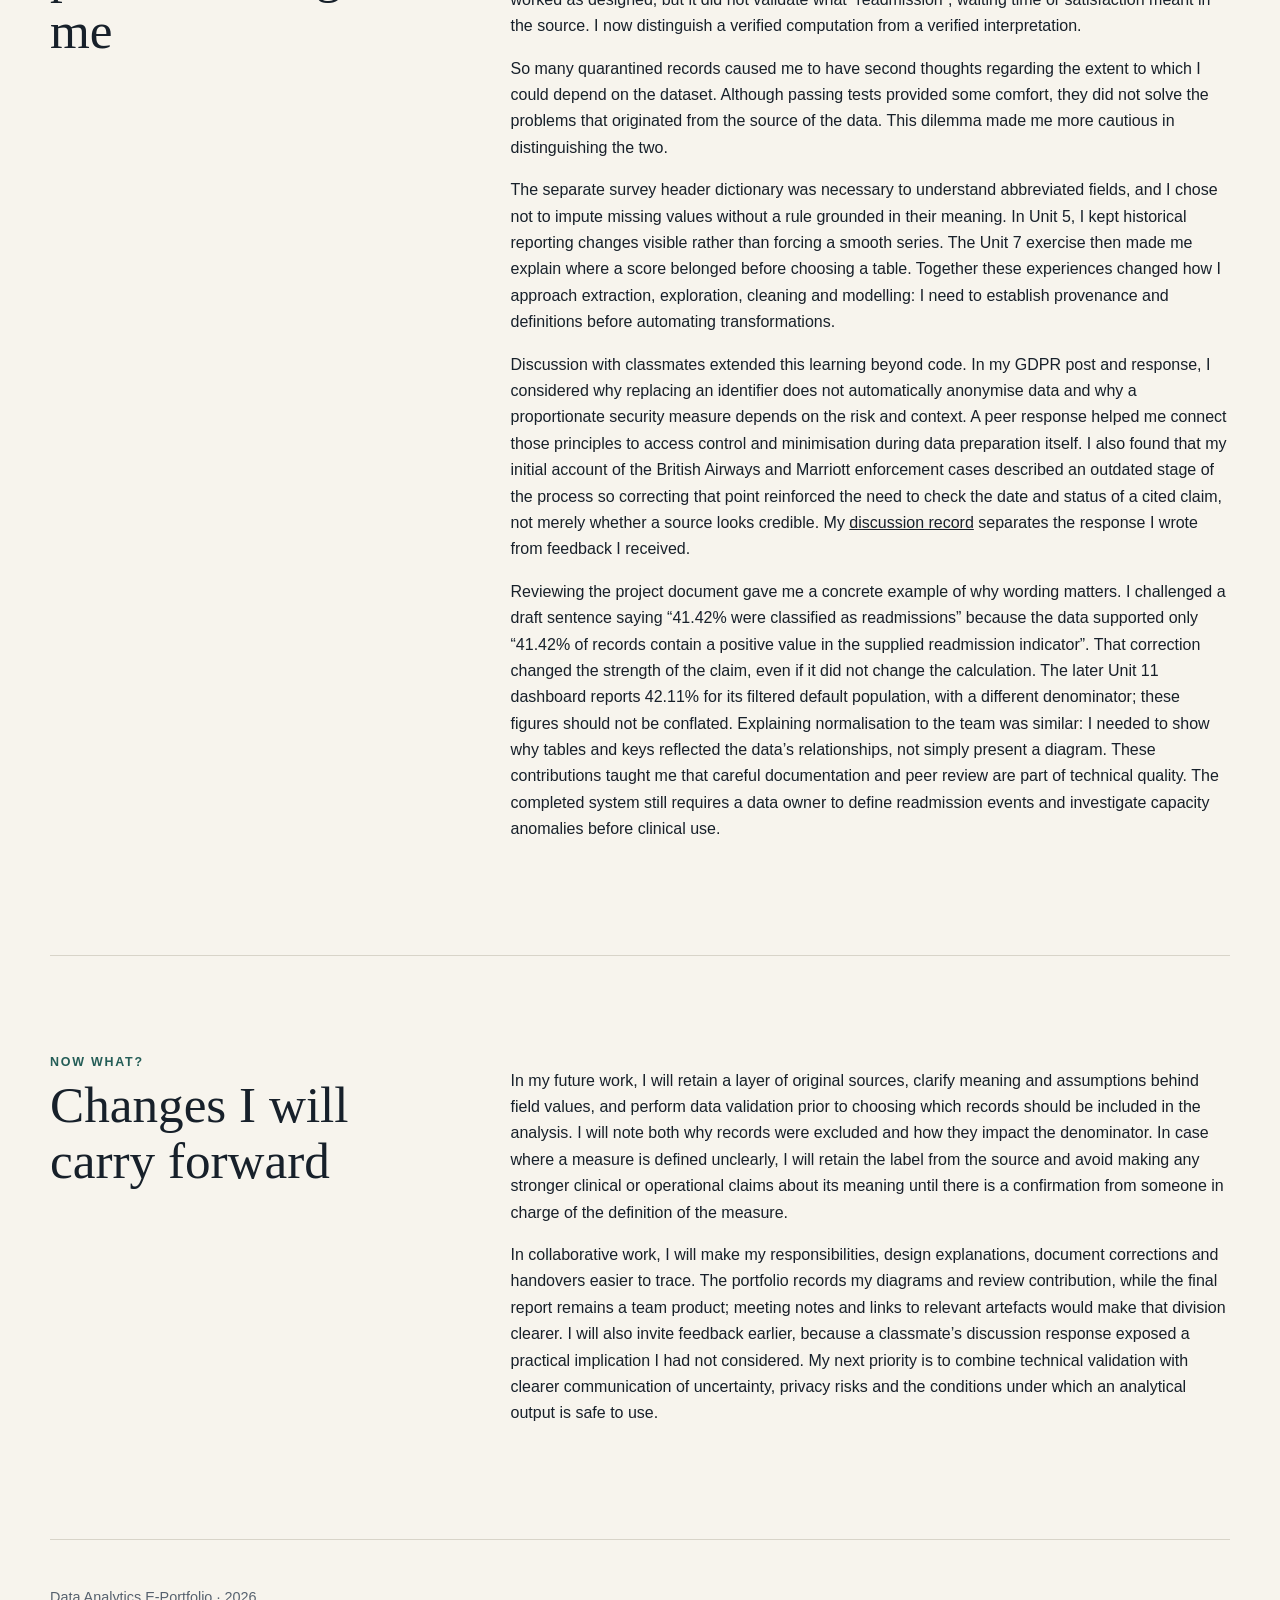
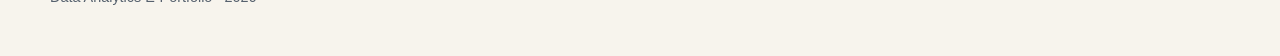
<file: reflection.html>
<!doctype html>
<html lang="en-GB">
<head>
  <meta charset="utf-8"><meta name="viewport" content="width=device-width, initial-scale=1">
  <meta name="description" content="Critical reflection on technical, collaborative and professional development.">
  <title>Reflection | Data Analytics E-Portfolio</title>
  <link rel="stylesheet" href="css/styles.css"><script src="js/main.js" defer></script>
</head>
<body>
  <a class="skip-link" href="#main-content">Skip to main content</a>
  <header class="site-header"><a class="site-title" href="index.html">Data Analytics E-Portfolio</a><button class="menu-button" type="button" aria-expanded="false" aria-controls="site-navigation">Menu</button><nav id="site-navigation" class="site-navigation" aria-label="Main navigation"><a href="index.html">Home</a><a href="learning-journey.html">Learning journey</a><a href="discussions.html">Discussions</a><a href="project.html">Project</a><a aria-current="page" href="reflection.html">Reflection</a><a href="references.html">References</a></nav></header>
  <main id="main-content">
    <section class="page-intro"><p class="eyebrow">Unit 12 · Reflection</p><h1>Critical reflection</h1><p class="lead">What I did, why it changed my understanding, and how I will work differently.</p></section>
    <section class="section"><div><p class="eyebrow">What?</p><h2>From exercises to a team project</h2></div><div class="prose">
      <p>I use the “What? So what? Now what?” questions suggested by Rolfe, Freshwater and Jasper (2001) to structure this reflection.</p>
      <p>In Unit 3, I wrote a Python scraper that retrieved and parsed a web page, then recorded the source and retrieval details with the extracted result. In Unit 4, I profiled a survey dataset before cleaning it, kept the raw files unchanged and documented how I selected a smaller sample. The Unit 5 Ebola investigation required a different kind of judgement: the source was recognisable, but more than half of the profiled cells were blank, and some cumulative values fell over time. I recorded those issues instead of treating every blank as zero or every decrease as an error. These activities are documented in my <a href="learning-journey.html">learning journey</a>.</p>
      <p>For the Unit 6 team proposal, I worked on conceptual and logical database design, creating entity-relationship diagrams with <a href="references.html#ref-diagrams">diagrams.net</a> and <a href="references.html#ref-dbdiagram">dbdiagram.io</a>. I explained the normalisation decisions: the flat healthcare source mixed patient, encounter, clinician, diagnosis and capacity information, so the proposed model centred on Encounter and separated repeating subjects and many-to-many relationships. I also corrected sections of the shared document where the wording overstated what the data established. In Unit 7, a separate normalisation exercise showed me that a tidy schema can still encode the wrong meaning if assumptions about an ambiguous exam score or varying exam boards are left unstated.</p>
      <p>The team’s Unit 11 outcome went beyond the proposal: it included a traceable raw layer, relational SQLite database, validation rules and interactive dashboard. The final report records 10,000 source rows, of which 4,750 were quarantined because checkout preceded check-in. The dashboard’s default population was therefore 5,250 encounters. Its 42.11% positive source readmission indicator could not be called a clinical readmission rate because the data supplied neither a readmission window nor a link to an earlier encounter. Comparing this outcome with my initial design showed me that implementing a proposed schema is only one part of producing trustworthy analysis.</p>
    </div></section>
    <section class="section"><div><p class="eyebrow">So what?</p><h2>What the problems taught me</h2></div><div class="prose">
      <p>The constant lesson was that the notion of data quality involves more than just formatting. It is entirely possible to write a script that finds no blank cells and to run integrity checks on the database, yet the data remains contradictory. In the team outcome, 76 relational checks, 25 feature checks and 22 dashboard-foundation checks passed. That was valuable evidence that calculations and relationships worked as designed, but it did not validate what “readmission”, waiting time or satisfaction meant in the source. I now distinguish a verified computation from a verified interpretation.</p>
      <p>So many quarantined records caused me to have second thoughts regarding the extent to which I could depend on the dataset. Although passing tests provided some comfort, they did not solve the problems that originated from the source of the data. This dilemma made me more cautious in distinguishing the two.</p>
      <p>The separate survey header dictionary was necessary to understand abbreviated fields, and I chose not to impute missing values without a rule grounded in their meaning. In Unit 5, I kept historical reporting changes visible rather than forcing a smooth series. The Unit 7 exercise then made me explain where a score belonged before choosing a table. Together these experiences changed how I approach extraction, exploration, cleaning and modelling: I need to establish provenance and definitions before automating transformations.</p>
      <p>Discussion with classmates extended this learning beyond code. In my GDPR post and response, I considered why replacing an identifier does not automatically anonymise data and why a proportionate security measure depends on the risk and context. A peer response helped me connect those principles to access control and minimisation during data preparation itself. I also found that my initial account of the British Airways and Marriott enforcement cases described an outdated stage of the process so correcting that point reinforced the need to check the date and status of a cited claim, not merely whether a source looks credible. My <a href="discussions.html#discussion-2">discussion record</a> separates the response I wrote from feedback I received.</p>
      <p>Reviewing the project document gave me a concrete example of why wording matters. I challenged a draft sentence saying “41.42% were classified as readmissions” because the data supported only “41.42% of records contain a positive value in the supplied readmission indicator”. That correction changed the strength of the claim, even if it did not change the calculation. The later Unit 11 dashboard reports 42.11% for its filtered default population, with a different denominator; these figures should not be conflated. Explaining normalisation to the team was similar: I needed to show why tables and keys reflected the data’s relationships, not simply present a diagram. These contributions taught me that careful documentation and peer review are part of technical quality. The completed system still requires a data owner to define readmission events and investigate capacity anomalies before clinical use.</p>
    </div></section>
    <section class="section"><div><p class="eyebrow">Now what?</p><h2>Changes I will carry forward</h2></div><div class="prose">
      <p>In my future work, I will retain a layer of original sources, clarify meaning and assumptions behind field values, and perform data validation prior to choosing which records should be included in the analysis. I will note both why records were excluded and how they impact the denominator. In case where a measure is defined unclearly, I will retain the label from the source and avoid making any stronger clinical or operational claims about its meaning until there is a confirmation from someone in charge of the definition of the measure.</p>
      <p>In collaborative work, I will make my responsibilities, design explanations, document corrections and handovers easier to trace. The portfolio records my diagrams and review contribution, while the final report remains a team product; meeting notes and links to relevant artefacts would make that division clearer. I will also invite feedback earlier, because a classmate’s discussion response exposed a practical implication I had not considered. My next priority is to combine technical validation with clearer communication of uncertainty, privacy risks and the conditions under which an analytical output is safe to use.</p>
    </div></section>
  </main>
  <footer class="site-footer"><p>Data Analytics E-Portfolio <span aria-hidden="true">·</span> <span data-current-year></span></p></footer>
</body>
</html>
</file>
<file: css/styles.css>
:root {
  --ink: #17202a;
  --muted: #56616e;
  --paper: #f7f4ed;
  --surface: #fffdf8;
  --accent: #245d57;
  --accent-light: #d9e8e3;
  --line: #d8d4c9;
  --highlight: #d78752;
  --max-width: 1180px;
}

* { box-sizing: border-box; }
html { scroll-behavior: smooth; }
body { margin: 0; color: var(--ink); background: var(--paper); font-family: Arial, Helvetica, sans-serif; line-height: 1.65; }
a { color: inherit; }
.skip-link { position: fixed; left: 1rem; top: -5rem; z-index: 100; padding: .75rem 1rem; color: white; background: var(--ink); }
.skip-link:focus { top: 1rem; }

.site-header { position: sticky; top: 0; z-index: 20; display: flex; align-items: center; justify-content: space-between; gap: 2rem; padding: 1rem max(1.25rem, calc((100% - var(--max-width)) / 2)); background: rgba(247,244,237,.96); border-bottom: 1px solid var(--line); }
.site-title { font-weight: 700; text-decoration: none; letter-spacing: -.02em; }
.site-navigation { display: flex; align-items: center; gap: 1.3rem; }
.site-navigation a { padding-block: .3rem; color: var(--muted); text-decoration: none; font-size: .94rem; }
.site-navigation a:hover, .site-navigation a:focus-visible, .site-navigation a[aria-current="page"] { color: var(--ink); border-bottom: 2px solid var(--highlight); }
.menu-button { display: none; padding: .55rem .8rem; color: var(--ink); background: transparent; border: 1px solid var(--line); border-radius: .35rem; font: inherit; }

main { min-height: 75vh; }
.hero, .page-intro, .section, .site-footer { width: min(calc(100% - 2.5rem), var(--max-width)); margin-inline: auto; }
.hero { padding: clamp(5rem, 12vw, 9rem) 0; }
.page-intro { padding: clamp(4rem, 9vw, 7rem) 0 3.5rem; border-bottom: 1px solid var(--line); }
.hero h1, .page-intro h1 { max-width: 900px; margin: .3rem 0 1.2rem; font-family: Georgia, 'Times New Roman', serif; font-size: clamp(3rem, 8vw, 6.8rem); font-weight: 400; line-height: .98; letter-spacing: -.045em; }
.page-intro h1 { font-size: clamp(2.7rem, 6vw, 5.2rem); }
.eyebrow { margin: 0; color: var(--accent); font-size: .78rem; font-weight: 700; letter-spacing: .14em; text-transform: uppercase; }
.lead { max-width: 760px; color: var(--muted); font-size: clamp(1.15rem, 2vw, 1.45rem); }
.button-row { display: flex; flex-wrap: wrap; align-items: center; gap: 1rem 1.5rem; margin-top: 2rem; }
.button { display: inline-block; padding: .8rem 1rem; color: white; background: var(--accent); border-radius: .25rem; text-decoration: none; }
.button:hover, .button:focus-visible { background: #194640; }
.text-link { text-underline-offset: .25rem; }

.section { display: grid; grid-template-columns: minmax(220px, .8fr) minmax(0, 1.5fr); gap: clamp(2rem, 6vw, 6rem); padding: clamp(3.5rem, 8vw, 6rem) 0; border-top: 1px solid var(--line); }
.section.stacked { display: block; }
.section h2 { max-width: 700px; margin: .3rem 0 1rem; font-family: Georgia, 'Times New Roman', serif; font-size: clamp(2rem, 4vw, 3.4rem); font-weight: 400; line-height: 1.1; }
.prose { min-width: 0; max-width: 750px; }
.supporting-text { max-width: 760px; color: var(--muted); }
.project-figure { margin: 2rem 0; padding: 1rem; background: var(--surface); border: 1px solid var(--line); border-radius: .35rem; }
.project-figure img { display: block; width: 100%; height: auto; }
.project-figure figcaption { margin-top: .8rem; color: var(--muted); font-size: .9rem; }
.card-grid, .unit-grid, .reflection-grid { display: grid; grid-template-columns: repeat(2, minmax(0, 1fr)); gap: 1rem; }
.card, .unit-card, .reflection-grid article { padding: 1.4rem; background: var(--surface); border: 1px solid var(--line); border-radius: .35rem; }
.card h3, .unit-card h3, .reflection-grid h3 { margin: .35rem 0; }
.card p, .unit-card p, .reflection-grid p { margin-bottom: 0; color: var(--muted); }
.card-number, .unit-card > span, .reflection-grid article > span { color: var(--accent); font-size: .78rem; font-weight: 700; letter-spacing: .1em; text-transform: uppercase; }
.unit-grid { margin-top: 2rem; grid-template-columns: repeat(3, minmax(0, 1fr)); }
.status { display: inline-block; padding: .22rem .55rem; background: #ece9e1; border-radius: 999px; font-size: .78rem; }
.unit-card a.status { text-decoration: none; }
.unit-card a.status:hover, .unit-card a.status:focus-visible { text-decoration: underline; }
.status-progress { color: #123f39 !important; background: var(--accent-light); }
.reference-list { max-width: 900px; }
.reference-list p { margin: 0 0 1.2rem; padding-left: 2rem; text-indent: -2rem; }
.unit-seven-evidence { width: 100%; min-width: 0; max-width: 860px; }
.evidence-note { display: grid; gap: .45rem; margin: 1.5rem 0 2rem; padding: 1.15rem 1.25rem; background: var(--accent-light); border-left: 4px solid var(--accent); }
.evidence-note strong { color: var(--accent); }
.evidence-note code { white-space: normal; overflow-wrap: anywhere; }
.table-scroll { width: 100%; min-width: 0; max-width: 100%; margin: 1.25rem 0; overflow-x: auto; border: 1px solid var(--line); border-radius: .35rem; background: var(--surface); }
.data-table { width: 100%; min-width: 760px; border-collapse: collapse; font-size: .9rem; line-height: 1.4; }
.data-table th, .data-table td { padding: .75rem .8rem; text-align: left; vertical-align: top; border-bottom: 1px solid var(--line); }
.data-table th { color: white; background: var(--accent); font-size: .78rem; letter-spacing: .02em; }
.data-table tbody tr:last-child td { border-bottom: 0; }
.data-table tbody tr:nth-child(even) { background: #f1eee6; }
.results-table { min-width: 650px; }
.result-pass { color: #123f39; font-weight: 700; }
.schema-grid { display: grid; grid-template-columns: repeat(3, minmax(0, 1fr)); gap: .8rem; margin: 1.25rem 0 1.75rem; }
.schema-grid-five { grid-template-columns: repeat(2, minmax(0, 1fr)); }
.schema-card { min-width: 0; padding: 1rem; background: var(--surface); border: 1px solid var(--line); border-radius: .35rem; }
.schema-card h4 { margin: 0 0 .55rem; color: var(--accent); }
.schema-card p { margin: .25rem 0; color: var(--muted); font-size: .9rem; }
.relationship-flow { display: flex; flex-wrap: wrap; align-items: center; gap: .55rem; margin: 1.4rem 0; padding: 1rem; background: #ece9e1; border-radius: .35rem; }
.relationship-flow span:not(.relationship-break) { padding: .3rem .55rem; background: var(--surface); border: 1px solid var(--line); border-radius: .25rem; font-weight: 700; }
.relationship-break { flex-basis: 100%; color: var(--muted); font-size: .9rem; }
.reflection-grid { grid-template-columns: repeat(3, minmax(0, 1fr)); margin: 2rem 0; }
.site-footer { padding: 2rem 0; color: var(--muted); border-top: 1px solid var(--line); font-size: .9rem; }

:focus-visible { outline: 3px solid var(--highlight); outline-offset: 3px; }
@media (max-width: 850px) {
  .site-header { flex-wrap: wrap; }
  .menu-button { display: block; }
  .site-navigation { display: none; width: 100%; flex-direction: column; align-items: flex-start; gap: .4rem; padding-bottom: .5rem; }
  .site-navigation.is-open { display: flex; }
  .section { grid-template-columns: 1fr; }
  .unit-grid { grid-template-columns: repeat(2, minmax(0, 1fr)); }
  .schema-grid { grid-template-columns: 1fr; }
}
@media (max-width: 560px) {
  .card-grid, .unit-grid, .reflection-grid { grid-template-columns: 1fr; }
}
@media (prefers-reduced-motion: reduce) { html { scroll-behavior: auto; } }
</file>
